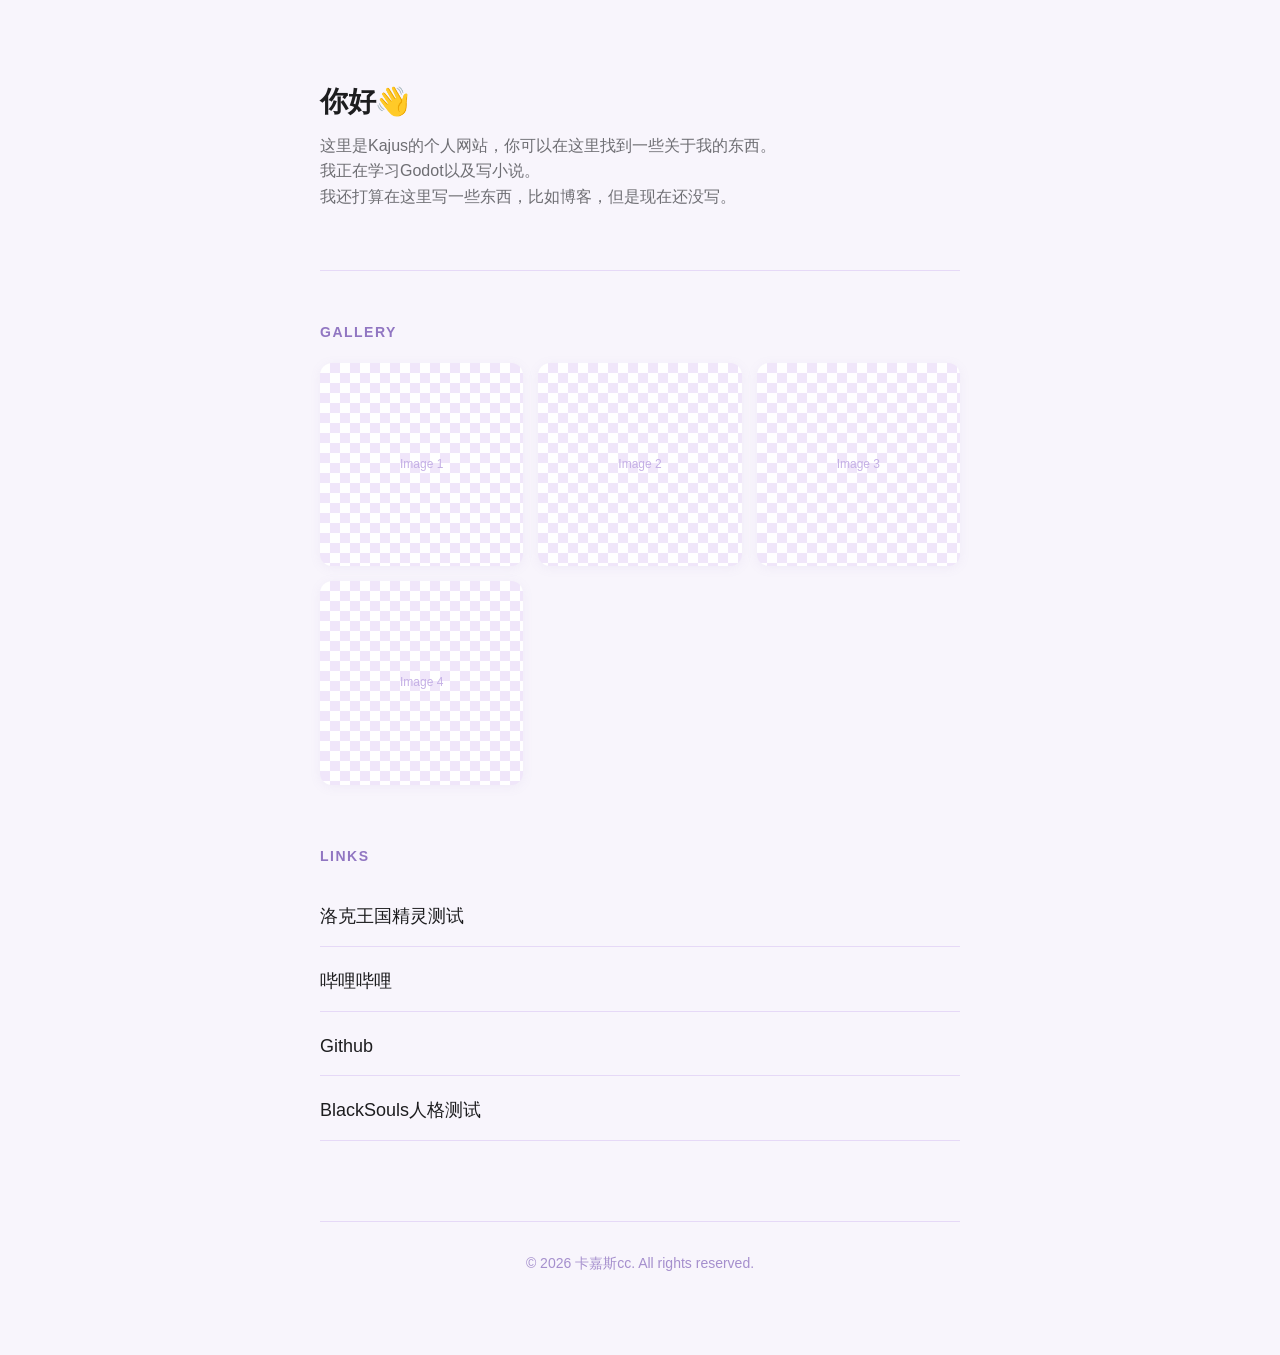
<file: index.html>
<!DOCTYPE html>
<html lang="zh-CN">
<head>
    <meta charset="UTF-8">
    <meta name="viewport" content="width=device-width, initial-scale=1.0">
    <title>卡嘉斯cc</title>
    <style>
        /* 全局重置与基础设定 */
        * {
            margin: 0;
            padding: 0;
            box-sizing: border-box;
        }

        body {
            background-color: #F8F5FC; /* 非常淡的紫色背景 */
            color: #1d1d1f; /* 苹果风格的深黑灰色字体 */
            font-family: -apple-system, BlinkMacSystemFont, "SF Pro Text", "Helvetica Neue", Arial, sans-serif;
            line-height: 1.6;
            -webkit-font-smoothing: antialiased;
        }

        /* 容器布局 */
        .container {
            max-width: 680px; /* 限制最大宽度，营造精致感 */
            margin: 0 auto;
            padding: 80px 20px;
        }

        /* 顶部个人介绍区域 */
        .header {
            margin-bottom: 60px;
            text-align: left;
        }

        h1 {
            font-size: 28px;
            font-weight: 600;
            letter-spacing: -0.5px;
            margin-bottom: 8px;
        }

        .bio {
            font-size: 16px;
            color: #6e6e73; /* 次级信息稍浅 */
            max-width: 500px;
        }

        /* 紫色分割线 */
        .divider {
            height: 1px;
            background-color: #E6D9F7; /* 淡紫色线条 */
            margin-bottom: 50px;
        }

        /* 二次元图片展示区 */
        .gallery-section h2 {
            font-size: 14px;
            font-weight: 600;
            color: #9176C2; /* 紫色标题 */
            text-transform: uppercase;
            letter-spacing: 1.5px;
            margin-bottom: 20px;
        }

        .gallery-grid {
            display: grid;
            grid-template-columns: repeat(auto-fill, minmax(150px, 1fr));
            gap: 15px;
            margin-bottom: 60px;
        }

        .gallery-item {
            background-color: #fff;
            border-radius: 12px;
            overflow: hidden;
            box-shadow: 0 2px 12px rgba(145, 118, 194, 0.08); /* 淡紫色阴影 */
            aspect-ratio: 1/1;
            /* 占位图背景，你可以换成 <img> 标签 */
            background-image: linear-gradient(45deg, #f0e6fa 25%, transparent 25%), 
                              linear-gradient(-45deg, #f0e6fa 25%, transparent 25%), 
                              linear-gradient(45deg, transparent 75%, #f0e6fa 75%), 
                              linear-gradient(-45deg, transparent 75%, #f0e6fa 75%);
            background-size: 20px 20px;
            background-position: 0 0, 0 10px, 10px -10px, -10px 0px;
            display: flex;
            align-items: center;
            justify-content: center;
            color: #c4b0e5;
            font-size: 12px;
        }

        /* 链接区域 */
        .links-section h2 {
            font-size: 14px;
            font-weight: 600;
            color: #9176C2;
            text-transform: uppercase;
            letter-spacing: 1.5px;
            margin-bottom: 20px;
        }

        .link-list {
            list-style: none;
        }

        .link-list li {
            margin-bottom: 5px;
        }

        .link-list a {
            display: block;
            color: #1d1d1f;
            text-decoration: none;
            font-size: 18px;
            font-weight: 500;
            padding: 15px 0;
            border-bottom: 1px solid #E6D9F7; /* 紫色下划线 */
            transition: opacity 0.2s ease;
        }

        .link-list a:hover {
            opacity: 0.6;
        }

        .link-list a::after {
            content: " →";
            color: #9176C2;
            opacity: 0;
            transition: opacity 0.2s ease;
        }

        .link-list a:hover::after {
            opacity: 1;
        }

        /* 版权声明样式 */
        .copyright {
            margin-top: 80px;
            padding-top: 30px;
            border-top: 1px solid #E6D9F7; /* 与分割线同色系的上边框 */
            text-align: center;
        }

        .copyright p {
            font-size: 14px;
            color: #9176C2; /* 紫色文字，与标题同色 */
            opacity: 0.8; /* 稍微降低透明度，更低调 */
        }

    </style>
</head>
<body>

    <div class="container">
        <!-- 1. 个人介绍 -->
        <header class="header">
            <h1>你好👋</h1>
            <p class="bio">这里是Kajus的个人网站，你可以在这里找到一些关于我的东西。</p>
            <p class="bio">我正在学习Godot以及写小说。</p>                       
            <p class="bio">我还打算在这里写一些东西，比如博客，但是现在还没写。</p>           
        </header>

        <div class="divider"></div>

        <!-- 2. 二次元图片展示 -->
        <section class="gallery-section">
            <h2>Gallery</h2>
            <div class="gallery-grid">
                <!-- 你可以把 div 换成 <img src="..." alt=""> -->
                <div class="gallery-item">Image 1</div>
                <div class="gallery-item">Image 2</div>
                <div class="gallery-item">Image 3</div>
                <div class="gallery-item">Image 4</div>
            </div>
        </section>

        <!-- 3. 超链接 -->
        <section class="links-section">
            <h2>Links</h2>
            <ul class="link-list">
                <li><a href="rocombti/">洛克王国精灵测试</a></li>
                <li><a href="https://space.bilibili.com/5261713?spm_id_from=333.1387.0.0">哔哩哔哩</a></li>
                <li><a href="https://github.com/KAJVS">Github</a></li>
                <li><a href="bsmbti/">BlackSouls人格测试</a></li>
            </ul>
        </section>

        <!-- 版权声明区域 -->
        <footer class="copyright">
            <p>&copy; 2026 卡嘉斯cc. All rights reserved.</p>
        </footer>

    </div>

</body>
</html>
</file>
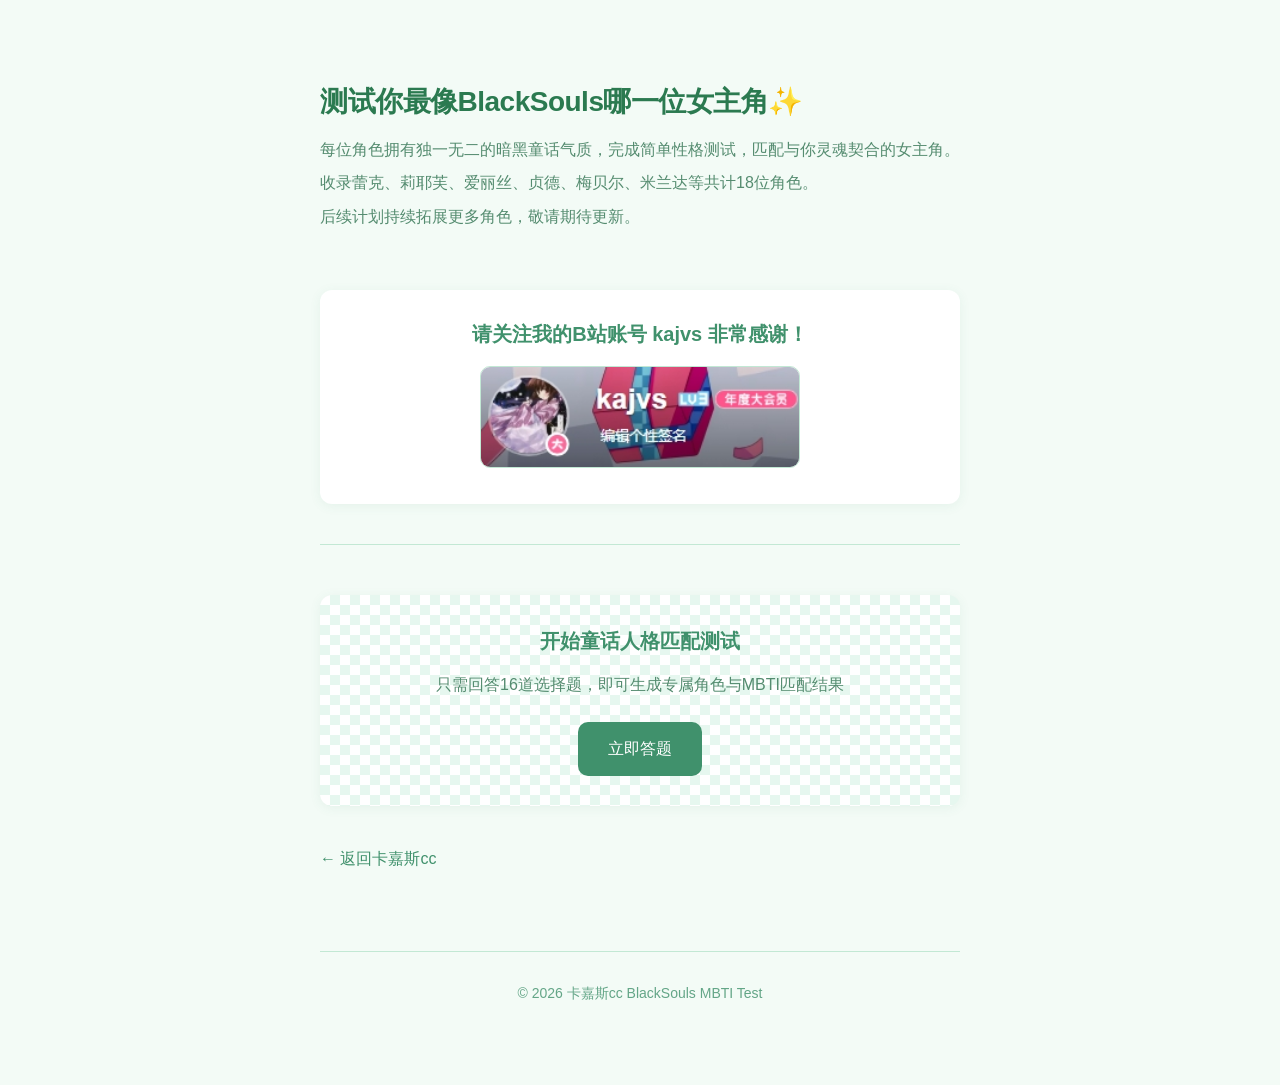
<file: bsmbti/index.html>
<!DOCTYPE html>
<html lang="zh-CN">
<head>
    <meta charset="UTF-8">
    <meta name="viewport" content="width=device-width, initial-scale=1.0">
    <title>测试你最像BlackSouls哪一位女主角</title>
    <!-- 引入外部绿色CSS -->
    <link rel="stylesheet" href="CSS/style.css">
    <style>
        /* 首页B站关注区块专属样式 绿色主题改写 */
        .bili-box {
            margin: 40px 0;
            padding: 28px;
            background: #fff;
            border-radius: 12px;
            box-shadow: 0 2px 12px rgba(64, 145, 108, 0.08);
            text-align: center;
        }
        .bili-box a {
            text-decoration: none;
            display: block;
        }
        .bili-title {
            font-size: 20px;
            font-weight: 700;
            color: #40916c;
            margin-bottom: 16px;
        }
        .bili-img {
            max-width: 320px;
            width: 100%;
            border-radius: 10px;
            border: 1px solid #c2e8d4;
        }
        /* 去除返回链接下划线 */
        .back-home-link {
            text-decoration: none;
        }
        .back-home-link:hover {
            opacity: 0.7;
        }
    </style>
</head>
<body>
    <div class="container">
        <!-- 页面头部标题 -->
        <header class="page-header">
            <h1>测试你最像BlackSouls哪一位女主角✨</h1>
            <p class="desc-text">每位角色拥有独一无二的暗黑童话气质，完成简单性格测试，匹配与你灵魂契合的女主角。</p>
            <p class="desc-text">收录蕾克、莉耶芙、爱丽丝、贞德、梅贝尔、米兰达等共计18位角色。</p>
            <p class="desc-text">后续计划持续拓展更多角色，敬请期待更新。</p>
        </header>

        <!-- 新增B站关注分栏 -->
        <div class="bili-box">
            <a href="https://space.bilibili.com/5261713?spm_id_from=333.1387.0.0" target="_blank">
                <div class="bili-title">请关注我的B站账号 kajvs 非常感谢！</div>
                <img class="bili-img" src="images/zhuye.jpg" alt="B站账号截图">
            </a>
        </div>

        <div class="divider"></div>

        <!-- 绿白格子装饰卡片（仅首页使用） -->
        <div class="decor-box">
            <h2>开始童话人格匹配测试</h2>
            <p>只需回答16道选择题，即可生成专属角色与MBTI匹配结果</p>
            <a href="html/test.html" class="btn btn-main">立即答题</a>
        </div>

        <!-- 返回主站链接 绿色文字 -->
        <section style="margin-top:20px;">
            <a href="../" class="back-home-link" style="color:#40916c;">← 返回卡嘉斯cc</a>
        </section>

        <!-- 底部版权 -->
        <footer class="copyright">
            <p>&copy; 2026 卡嘉斯cc BlackSouls MBTI Test</p>
        </footer>
    </div>
</body>
</html>
</file>
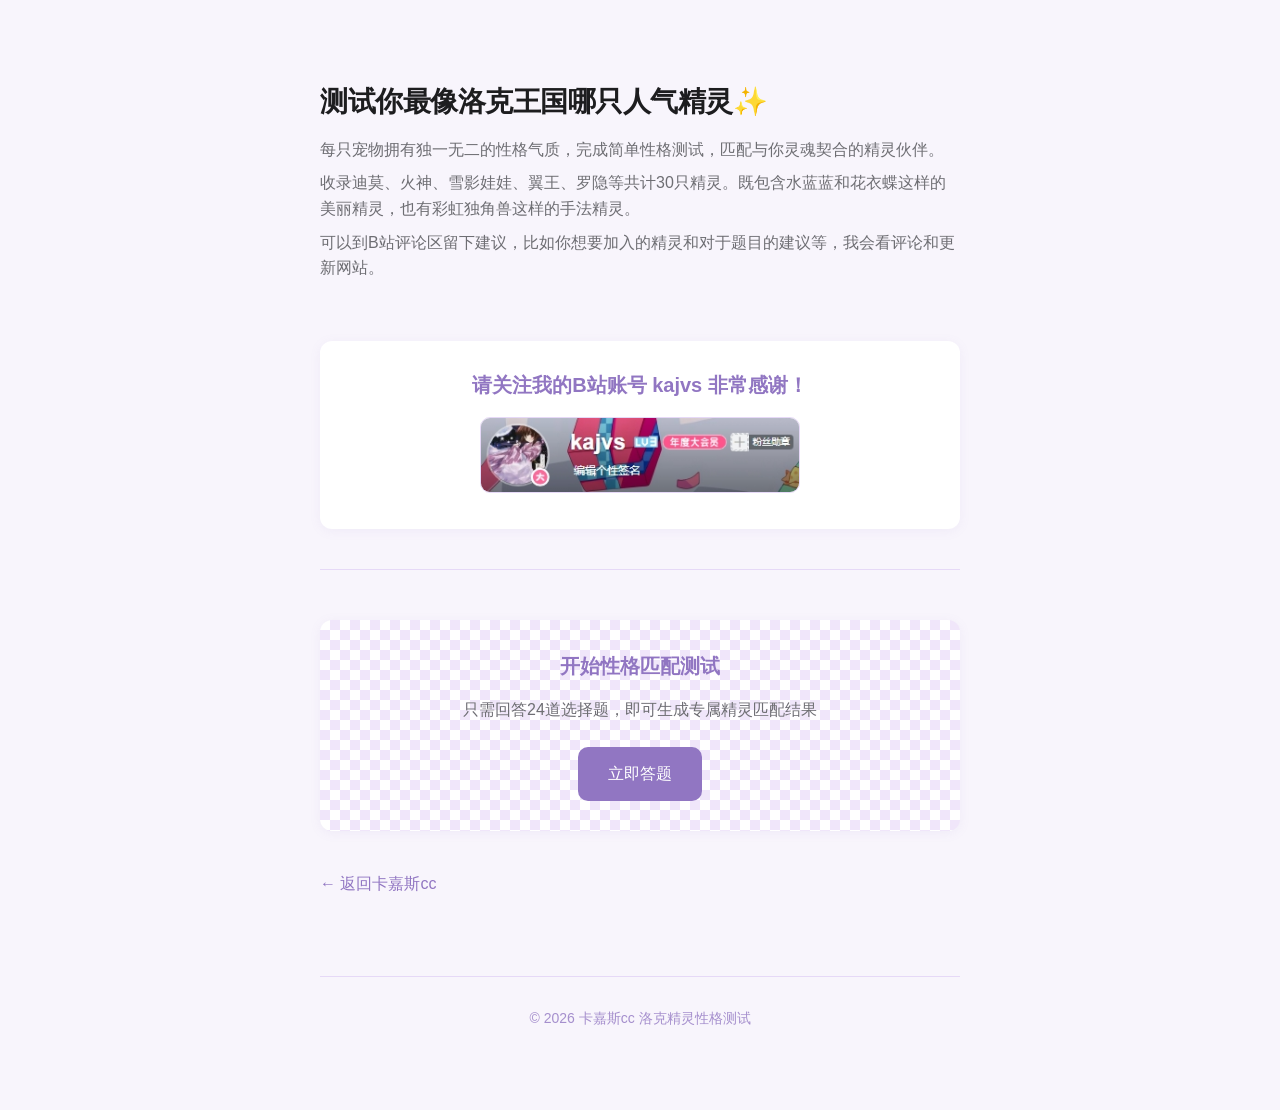
<file: rocombti/index.html>
<!DOCTYPE html>
<html lang="zh-CN">
<head>
    <meta charset="UTF-8">
    <meta name="viewport" content="width=device-width, initial-scale=1.0">
    <title>洛克精灵性格测试</title>
    <!-- 引入外部CSS -->
    <link rel="stylesheet" href="CSS/style.css">
    <style>
        /* 首页B站关注区块专属样式 */
        .bili-box {
            margin: 40px 0;
            padding: 28px;
            background: #fff;
            border-radius: 12px;
            box-shadow: 0 2px 12px rgba(145, 118, 194, 0.08);
            text-align: center;
        }
        .bili-box a {
            text-decoration: none;
            display: block;
        }
        .bili-title {
            font-size: 20px;
            font-weight: 700;
            color: #9176C2;
            margin-bottom: 16px;
        }
        .bili-img {
            max-width: 320px;
            width: 100%;
            border-radius: 10px;
            border: 1px solid #E6D9F7;
        }
        /* 去除返回链接下划线 */
        .back-home-link {
            text-decoration: none;
        }
        .back-home-link:hover {
            opacity: 0.7;
        }
    </style>
</head>
<body>
    <div class="container">
        <!-- 页面头部标题 -->
        <header class="page-header">
            <h1>测试你最像洛克王国哪只人气精灵✨</h1>
            <p class="desc-text">每只宠物拥有独一无二的性格气质，完成简单性格测试，匹配与你灵魂契合的精灵伙伴。</p>
            <p class="desc-text">收录迪莫、火神、雪影娃娃、翼王、罗隐等共计30只精灵。既包含水蓝蓝和花衣蝶这样的美丽精灵，也有彩虹独角兽这样的手法精灵。</p>
            <p class="desc-text">可以到B站评论区留下建议，比如你想要加入的精灵和对于题目的建议等，我会看评论和更新网站。</p>
        </header>

        <!-- 新增B站关注分栏 -->
        <div class="bili-box">
            <a href="https://space.bilibili.com/5261713?spm_id_from=333.1387.0.0" target="_blank">
                <div class="bili-title">请关注我的B站账号 kajvs 非常感谢！</div>
                <img class="bili-img" src="images/zhuye3.jpg" alt="B站账号截图">
            </a>
        </div>

        <div class="divider"></div>

        <!-- 紫白格子装饰卡片（仅首页使用） -->
        <div class="decor-box">
            <h2>开始性格匹配测试</h2>
            <p>只需回答24道选择题，即可生成专属精灵匹配结果</p>
            <a href="html/test.html" class="btn">立即答题</a>
        </div>

        <!-- 返回主站链接 -->
        <section>
            <a href="../" class="back-home-link" style="color:#9176C2;">← 返回卡嘉斯cc</a>
        </section>

        <!-- 底部版权 -->
        <footer class="copyright">
            <p>&copy; 2026 卡嘉斯cc 洛克精灵性格测试</p>
        </footer>
    </div>
</body>
</html>
</file>
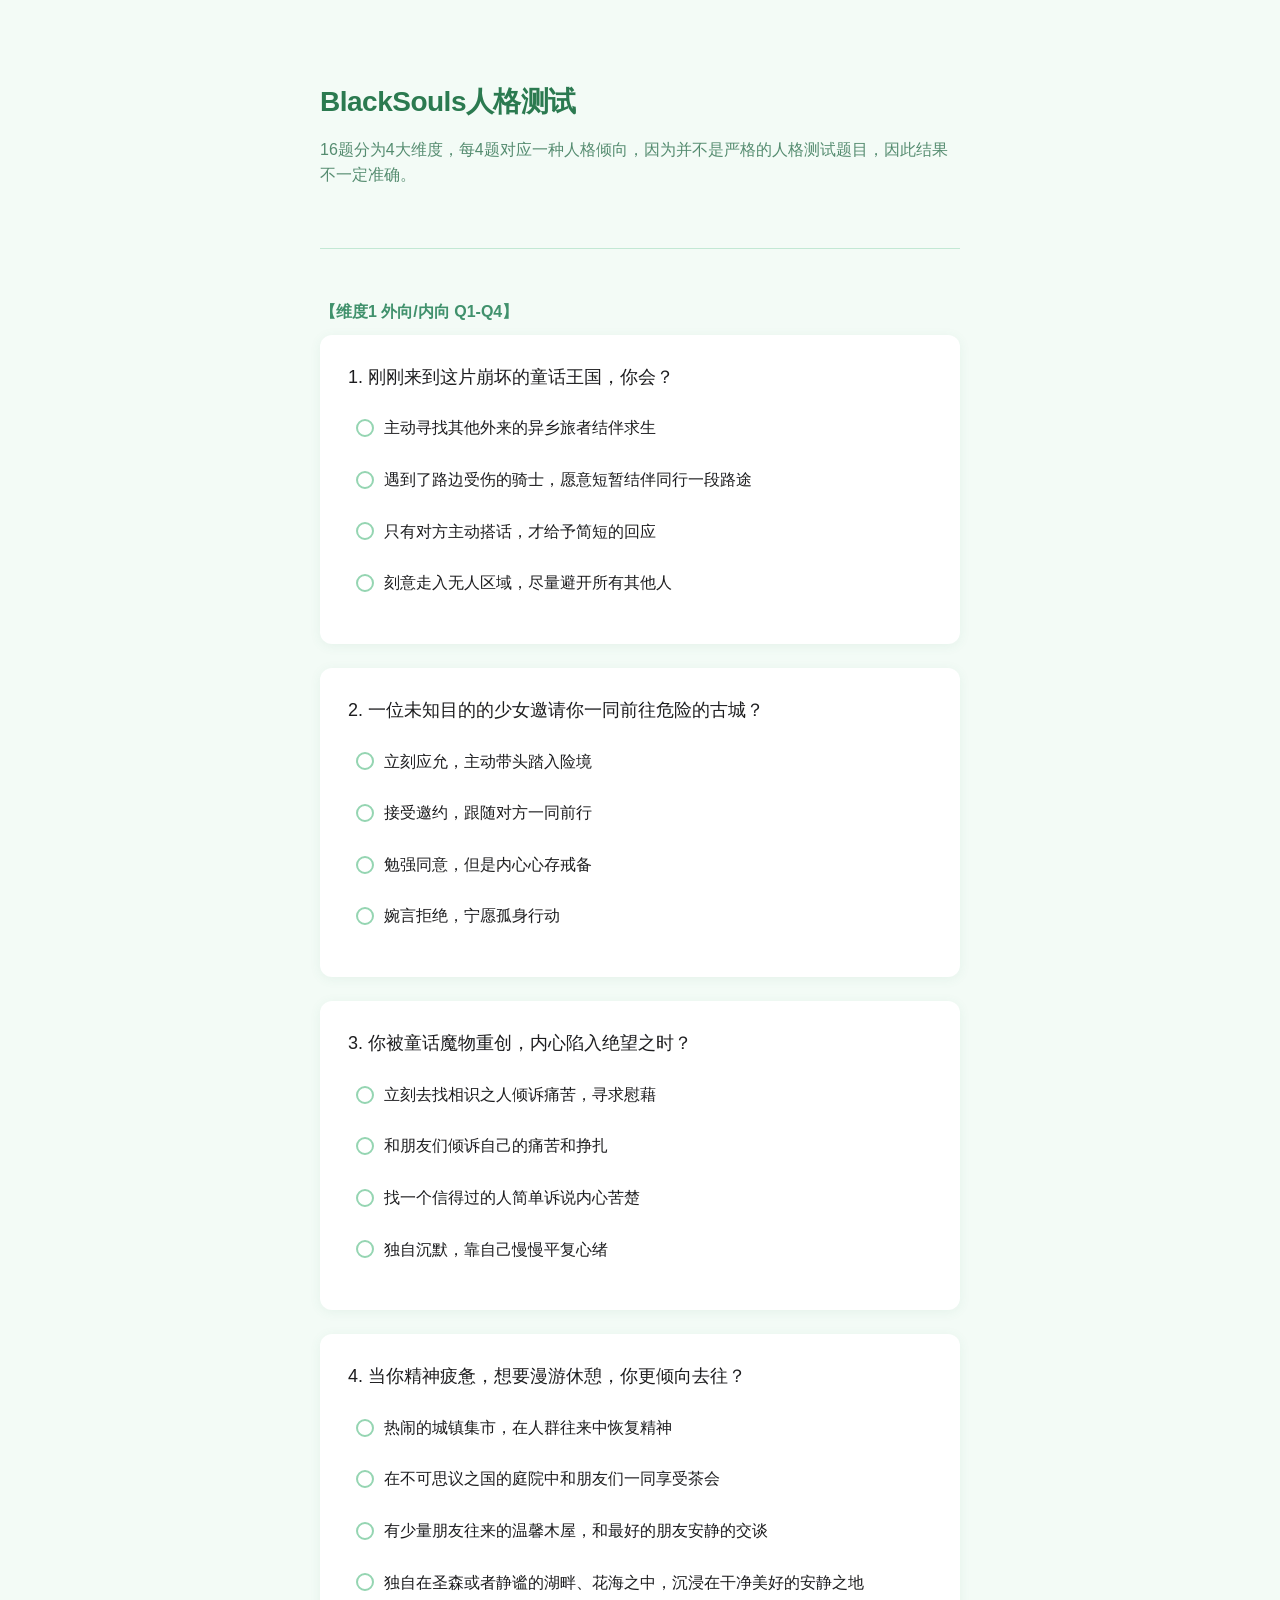
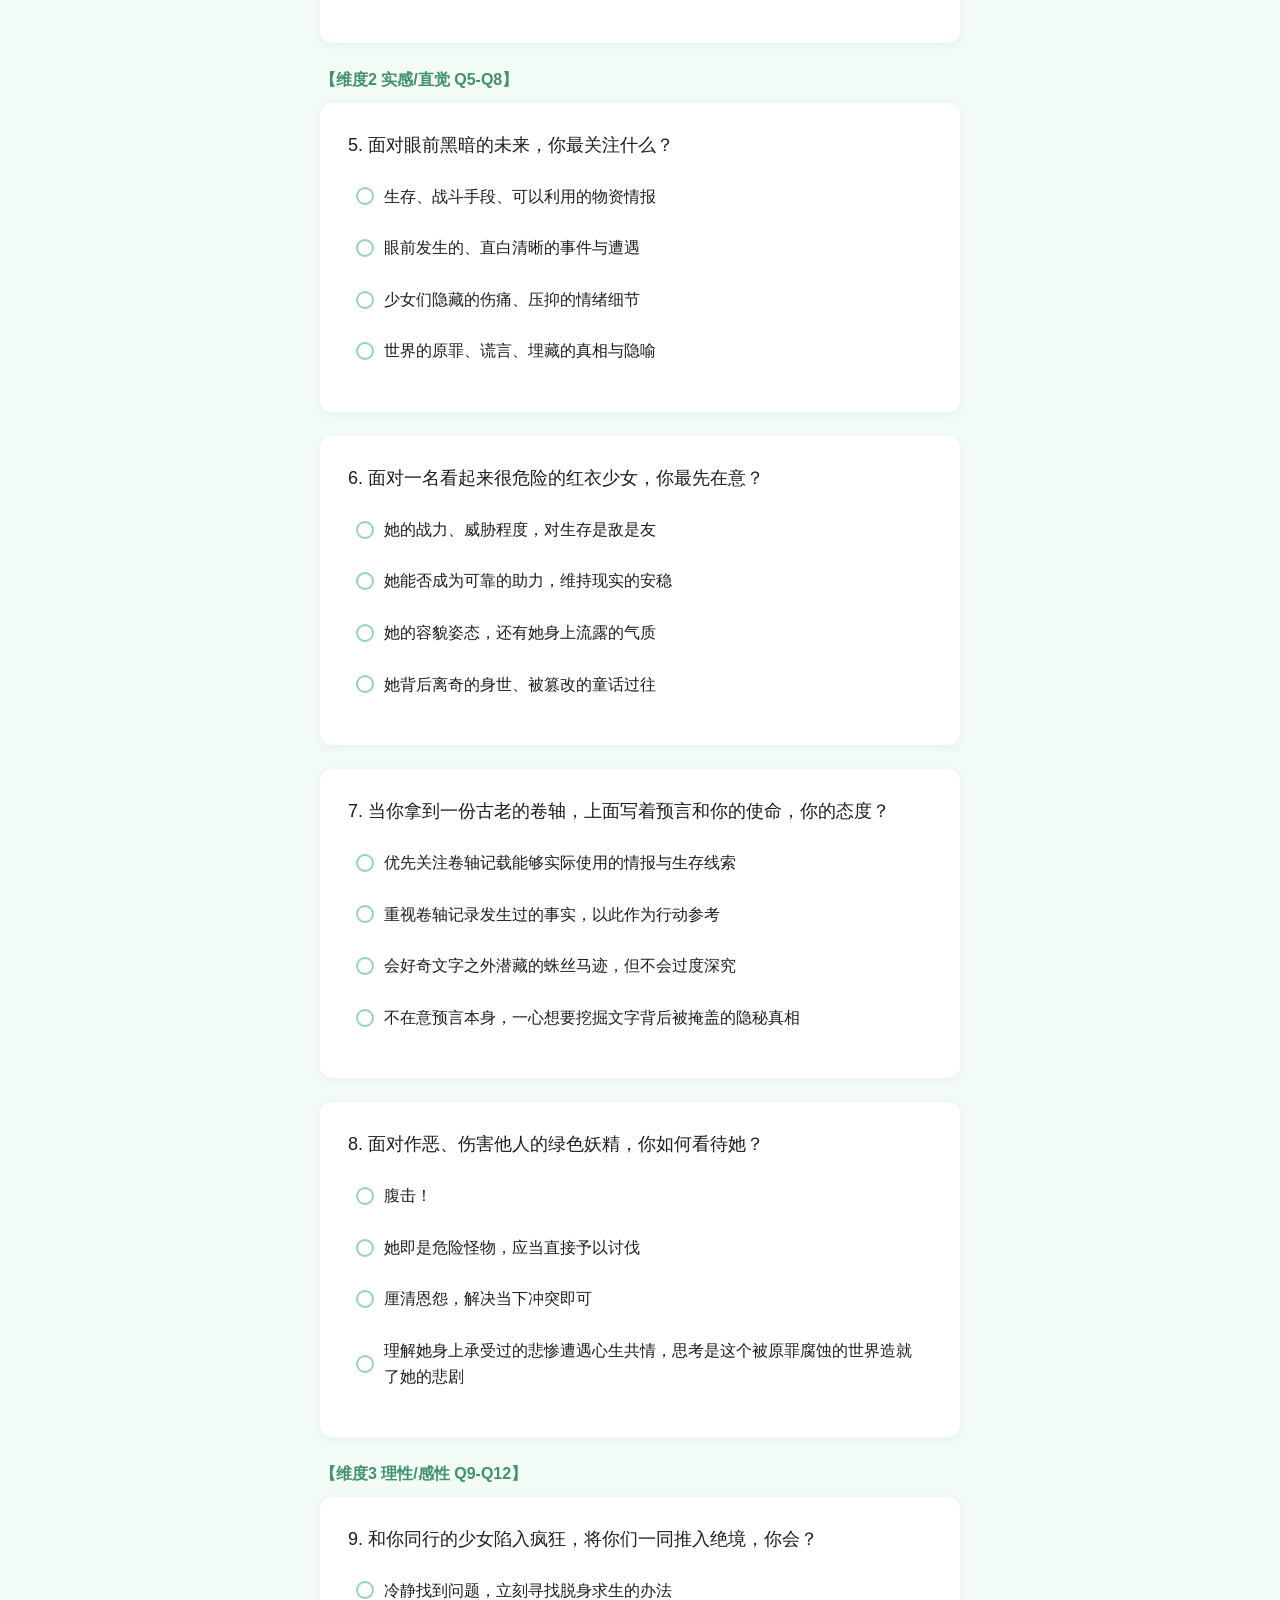
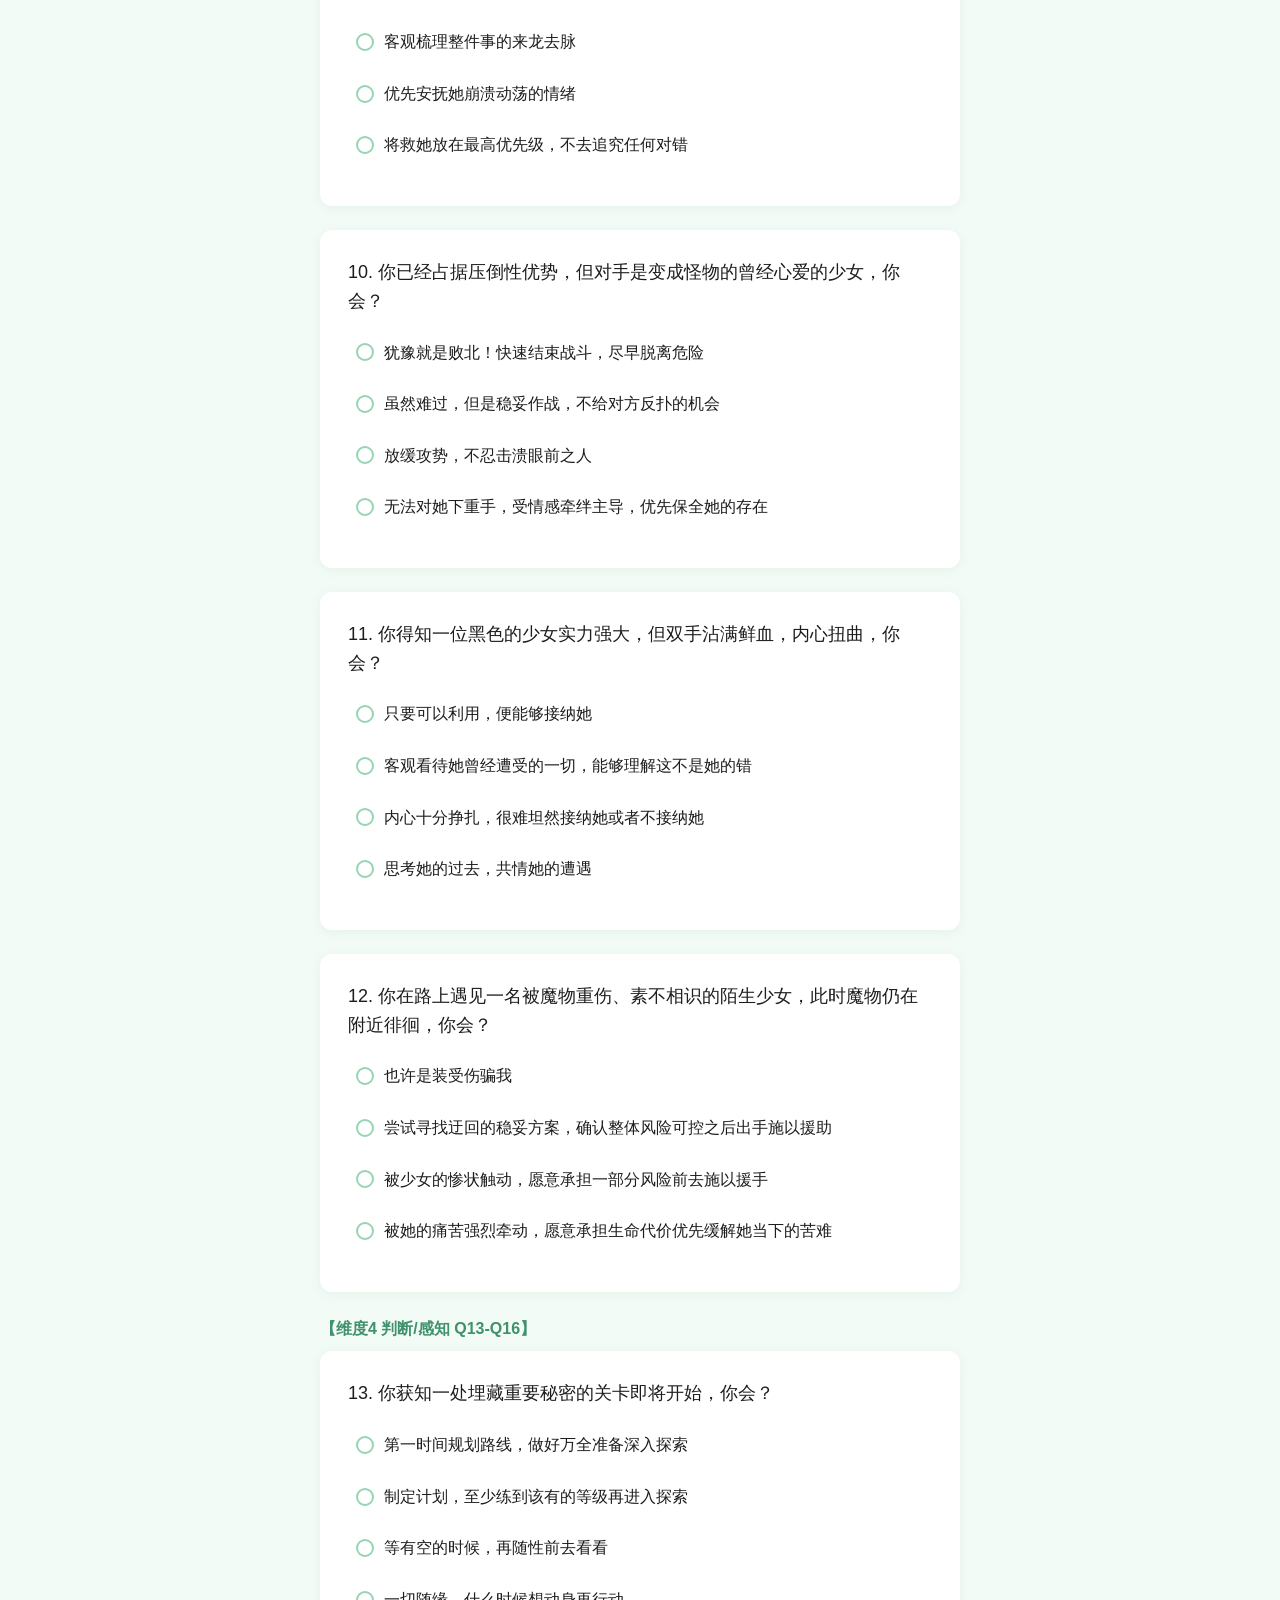
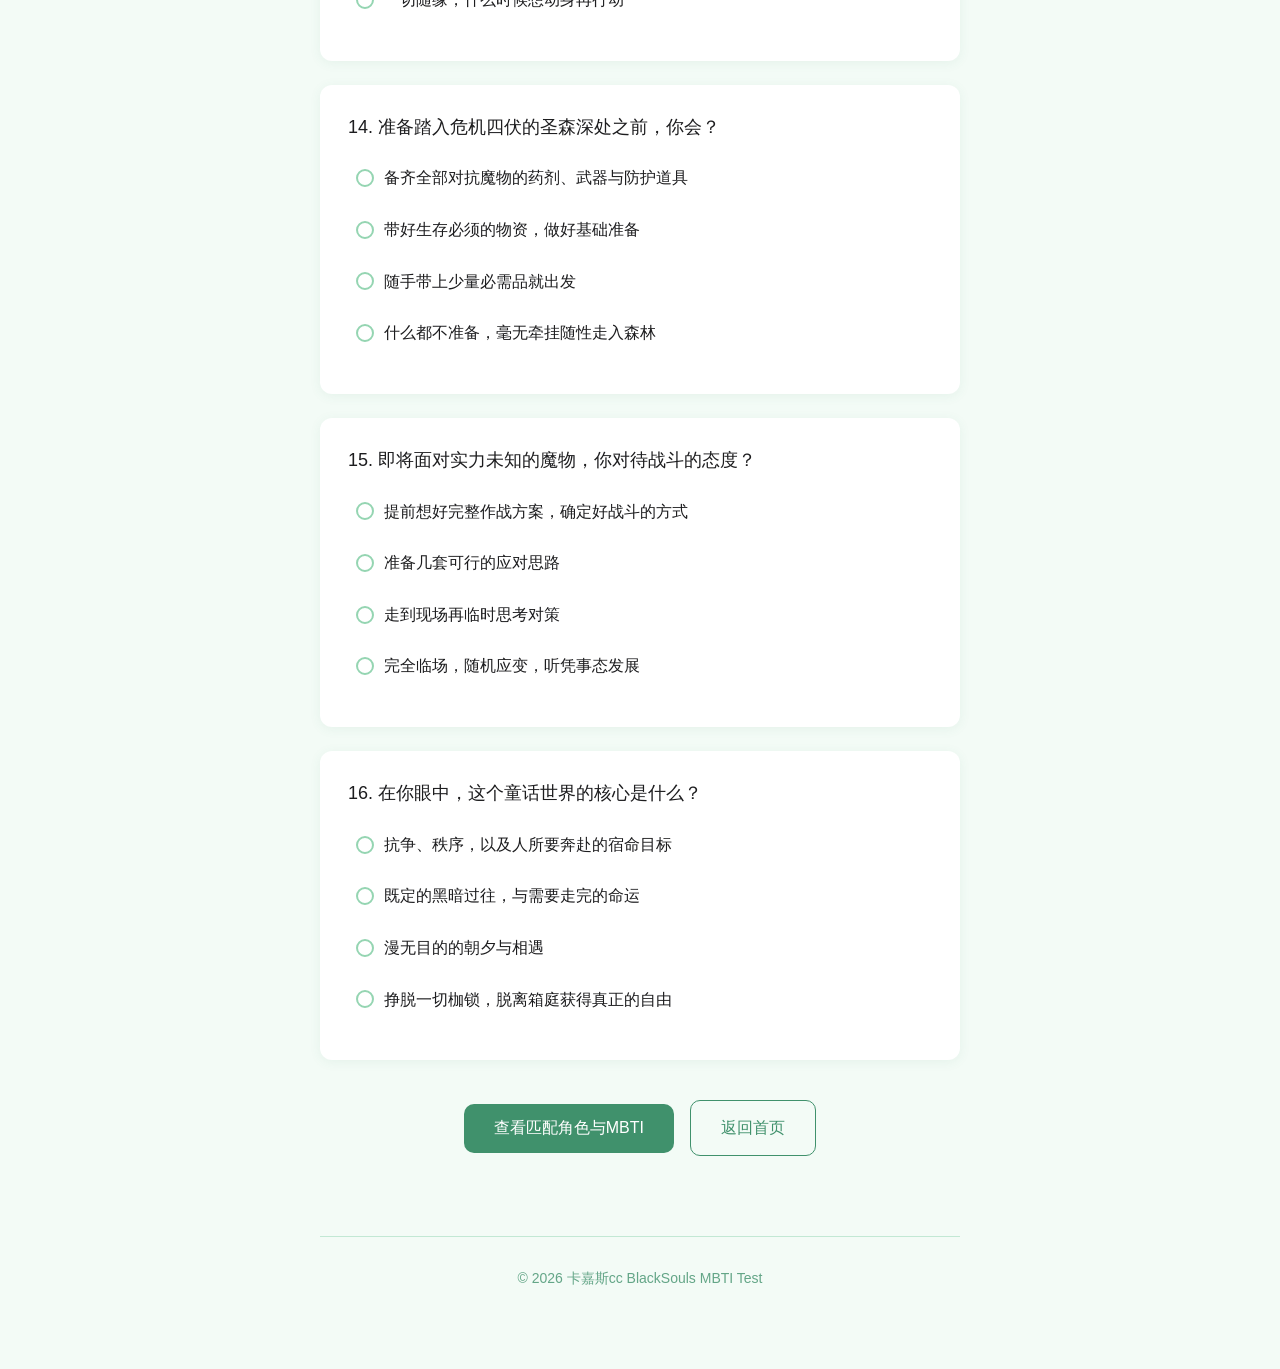
<file: bsmbti/html/test.html>
<html lang="zh-CN">
<head>
<meta charset="UTF-8">
<meta name="viewport" content="width=device-width, initial-scale=1.0">
<title>Black Souls暗黑童话人格答题测试</title>
<link rel="stylesheet" href="../CSS/style.css">
</head>
<body>
<div class="container">
<header class="page-header">
<h1>BlackSouls人格测试</h1>
<p class="desc-text">16题分为4大维度，每4题对应一种人格倾向，因为并不是严格的人格测试题目，因此结果不一定准确。</p>
</header>
<div class="divider"></div>
<form id="testForm">
<!-- ========== 维度1 Q1~4 E外向 / I内向 ========== -->
<div style="margin:10px 0;color:#40916c;font-weight:bold;">【维度1 外向/内向 Q1‑Q4】</div>
<div class="question-card">
<div class="question-title">1. 刚刚来到这片崩坏的童话王国，你会？</div>
<label class="option-item"><input type="radio" name="q1" value="1">主动寻找其他外来的异乡旅者结伴求生</label>
<label class="option-item"><input type="radio" name="q1" value="2">遇到了路边受伤的骑士，愿意短暂结伴同行一段路途</label>
<label class="option-item"><input type="radio" name="q1" value="3">只有对方主动搭话，才给予简短的回应</label>
<label class="option-item"><input type="radio" name="q1" value="4">刻意走入无人区域，尽量避开所有其他人</label>
</div>
<div class="question-card">
<div class="question-title">2. 一位未知目的的少女邀请你一同前往危险的古城？</div>
<label class="option-item"><input type="radio" name="q2" value="1">立刻应允，主动带头踏入险境</label>
<label class="option-item"><input type="radio" name="q2" value="2">接受邀约，跟随对方一同前行</label>
<label class="option-item"><input type="radio" name="q2" value="3">勉强同意，但是内心心存戒备</label>
<label class="option-item"><input type="radio" name="q2" value="4">婉言拒绝，宁愿孤身行动</label>
</div>
<div class="question-card">
<div class="question-title">3. 你被童话魔物重创，内心陷入绝望之时？</div>
<label class="option-item"><input type="radio" name="q3" value="1">立刻去找相识之人倾诉痛苦，寻求慰藉</label>
<label class="option-item"><input type="radio" name="q3" value="2">和朋友们倾诉自己的痛苦和挣扎</label>
<label class="option-item"><input type="radio" name="q3" value="3">找一个信得过的人简单诉说内心苦楚</label>
<label class="option-item"><input type="radio" name="q3" value="4">独自沉默，靠自己慢慢平复心绪</label>
</div>
<div class="question-card">
<div class="question-title">4. 当你精神疲惫，想要漫游休憩，你更倾向去往？</div>
<label class="option-item"><input type="radio" name="q4" value="1">热闹的城镇集市，在人群往来中恢复精神</label>
<label class="option-item"><input type="radio" name="q4" value="2">在不可思议之国的庭院中和朋友们一同享受茶会</label>
<label class="option-item"><input type="radio" name="q4" value="3">有少量朋友往来的温馨木屋，和最好的朋友安静的交谈</label>
<label class="option-item"><input type="radio" name="q4" value="4">独自在圣森或者静谧的湖畔、花海之中，沉浸在干净美好的安静之地</label>
</div>

<div style="margin:10px 0;color:#40916c;font-weight:bold;">【维度2 实感/直觉 Q5‑Q8】</div>
<div class="question-card">
<div class="question-title">5. 面对眼前黑暗的未来，你最关注什么？</div>
<label class="option-item"><input type="radio" name="q5" value="1">生存、战斗手段、可以利用的物资情报</label>
<label class="option-item"><input type="radio" name="q5" value="2">眼前发生的、直白清晰的事件与遭遇</label>
<label class="option-item"><input type="radio" name="q5" value="3">少女们隐藏的伤痛、压抑的情绪细节</label>
<label class="option-item"><input type="radio" name="q5" value="4">世界的原罪、谎言、埋藏的真相与隐喻</label>
</div>
<div class="question-card">
<div class="question-title">6. 面对一名看起来很危险的红衣少女，你最先在意？</div>
<label class="option-item"><input type="radio" name="q6" value="1">她的战力、威胁程度，对生存是敌是友</label>
<label class="option-item"><input type="radio" name="q6" value="2">她能否成为可靠的助力，维持现实的安稳</label>
<label class="option-item"><input type="radio" name="q6" value="3">她的容貌姿态，还有她身上流露的气质</label>
<label class="option-item"><input type="radio" name="q6" value="4">她背后离奇的身世、被篡改的童话过往</label>
</div>
<div class="question-card">
<div class="question-title">7. 当你拿到一份古老的卷轴，上面写着预言和你的使命，你的态度？</div>
<label class="option-item"><input type="radio" name="q7" value="1">优先关注卷轴记载能够实际使用的情报与生存线索</label>
<label class="option-item"><input type="radio" name="q7" value="2">重视卷轴记录发生过的事实，以此作为行动参考</label>
<label class="option-item"><input type="radio" name="q7" value="3">会好奇文字之外潜藏的蛛丝马迹，但不会过度深究</label>
<label class="option-item"><input type="radio" name="q7" value="4">不在意预言本身，一心想要挖掘文字背后被掩盖的隐秘真相</label>
</div>
<div class="question-card">
<div class="question-title">8. 面对作恶、伤害他人的绿色妖精，你如何看待她？</div>
<label class="option-item"><input type="radio" name="q8" value="1">腹击！</label>
<label class="option-item"><input type="radio" name="q8" value="2">她即是危险怪物，应当直接予以讨伐</label>
<label class="option-item"><input type="radio" name="q8" value="3">厘清恩怨，解决当下冲突即可</label>
<label class="option-item"><input type="radio" name="q8" value="4">理解她身上承受过的悲惨遭遇心生共情，思考是这个被原罪腐蚀的世界造就了她的悲剧</label>
</div>

<div style="margin:10px 0;color:#40916c;font-weight:bold;">【维度3 理性/感性 Q9‑Q12】</div>
<div class="question-card">
<div class="question-title">9. 和你同行的少女陷入疯狂，将你们一同推入绝境，你会？</div>
<label class="option-item"><input type="radio" name="q9" value="1">冷静找到问题，立刻寻找脱身求生的办法</label>
<label class="option-item"><input type="radio" name="q9" value="2">客观梳理整件事的来龙去脉</label>
<label class="option-item"><input type="radio" name="q9" value="3">优先安抚她崩溃动荡的情绪</label>
<label class="option-item"><input type="radio" name="q9" value="4">将救她放在最高优先级，不去追究任何对错</label>
</div>
<div class="question-card">
<div class="question-title">10. 你已经占据压倒性优势，但对手是变成怪物的曾经心爱的少女，你会？</div>
<label class="option-item"><input type="radio" name="q10" value="1">犹豫就是败北！快速结束战斗，尽早脱离危险</label>
<label class="option-item"><input type="radio" name="q10" value="2">虽然难过，但是稳妥作战，不给对方反扑的机会</label>
<label class="option-item"><input type="radio" name="q10" value="3">放缓攻势，不忍击溃眼前之人</label>
<label class="option-item"><input type="radio" name="q10" value="4">无法对她下重手，受情感牵绊主导，优先保全她的存在</label>
</div>
<div class="question-card">
<div class="question-title">11. 你得知一位黑色的少女实力强大，但双手沾满鲜血，内心扭曲，你会？</div>
<label class="option-item"><input type="radio" name="q11" value="1">只要可以利用，便能够接纳她</label>
<label class="option-item"><input type="radio" name="q11" value="2">客观看待她曾经遭受的一切，能够理解这不是她的错</label>
<label class="option-item"><input type="radio" name="q11" value="3">内心十分挣扎，很难坦然接纳她或者不接纳她</label>
<label class="option-item"><input type="radio" name="q11" value="4">思考她的过去，共情她的遭遇</label>
</div>
<div class="question-card">
<div class="question-title">12. 你在路上遇见一名被魔物重伤、素不相识的陌生少女，此时魔物仍在附近徘徊，你会？</div>
<label class="option-item"><input type="radio" name="q12" value="1">也许是装受伤骗我</label>
<label class="option-item"><input type="radio" name="q12" value="2">尝试寻找迂回的稳妥方案，确认整体风险可控之后出手施以援助</label>
<label class="option-item"><input type="radio" name="q12" value="3">被少女的惨状触动，愿意承担一部分风险前去施以援手</label>
<label class="option-item"><input type="radio" name="q12" value="4">被她的痛苦强烈牵动，愿意承担生命代价优先缓解她当下的苦难</label>
</div>

<div style="margin:10px 0;color:#40916c;font-weight:bold;">【维度4 判断/感知 Q13‑Q16】</div>
<div class="question-card">
<div class="question-title">13. 你获知一处埋藏重要秘密的关卡即将开始，你会？</div>
<label class="option-item"><input type="radio" name="q13" value="1">第一时间规划路线，做好万全准备深入探索</label>
<label class="option-item"><input type="radio" name="q13" value="2">制定计划，至少练到该有的等级再进入探索</label>
<label class="option-item"><input type="radio" name="q13" value="3">等有空的时候，再随性前去看看</label>
<label class="option-item"><input type="radio" name="q13" value="4">一切随缘，什么时候想动身再行动</label>
</div>
<div class="question-card">
<div class="question-title">14. 准备踏入危机四伏的圣森深处之前，你会？</div>
<label class="option-item"><input type="radio" name="q14" value="1">备齐全部对抗魔物的药剂、武器与防护道具</label>
<label class="option-item"><input type="radio" name="q14" value="2">带好生存必须的物资，做好基础准备</label>
<label class="option-item"><input type="radio" name="q14" value="3">随手带上少量必需品就出发</label>
<label class="option-item"><input type="radio" name="q14" value="4">什么都不准备，毫无牵挂随性走入森林</label>
</div>
<div class="question-card">
<div class="question-title">15. 即将面对实力未知的魔物，你对待战斗的态度？</div>
<label class="option-item"><input type="radio" name="q15" value="1">提前想好完整作战方案，确定好战斗的方式</label>
<label class="option-item"><input type="radio" name="q15" value="2">准备几套可行的应对思路</label>
<label class="option-item"><input type="radio" name="q15" value="3">走到现场再临时思考对策</label>
<label class="option-item"><input type="radio" name="q15" value="4">完全临场，随机应变，听凭事态发展</label>
</div>
<div class="question-card">
<div class="question-title">16. 在你眼中，这个童话世界的核心是什么？</div>
<label class="option-item"><input type="radio" name="q16" value="1">抗争、秩序，以及人所要奔赴的宿命目标</label>
<label class="option-item"><input type="radio" name="q16" value="2">既定的黑暗过往，与需要走完的命运</label>
<label class="option-item"><input type="radio" name="q16" value="3">漫无目的的朝夕与相遇</label>
<label class="option-item"><input type="radio" name="q16" value="4">挣脱一切枷锁，脱离箱庭获得真正的自由</label>
</div>

<div class="btn-wrap">
<input type="submit" value="查看匹配角色与MBTI" class="btn">
<a href="../index.html" class="btn btn-light">返回首页</a>
</div>
</form>
<footer class="copyright">
<p>&copy; 2026 卡嘉斯cc BlackSouls MBTI Test</p>

</footer>
</div>
<script src="../js/sprite.js"></script>
<script>
document.getElementById("testForm").addEventListener("submit", function(e){
e.preventDefault();
submitTest();
})
</script>
</body>
</html>
</file>
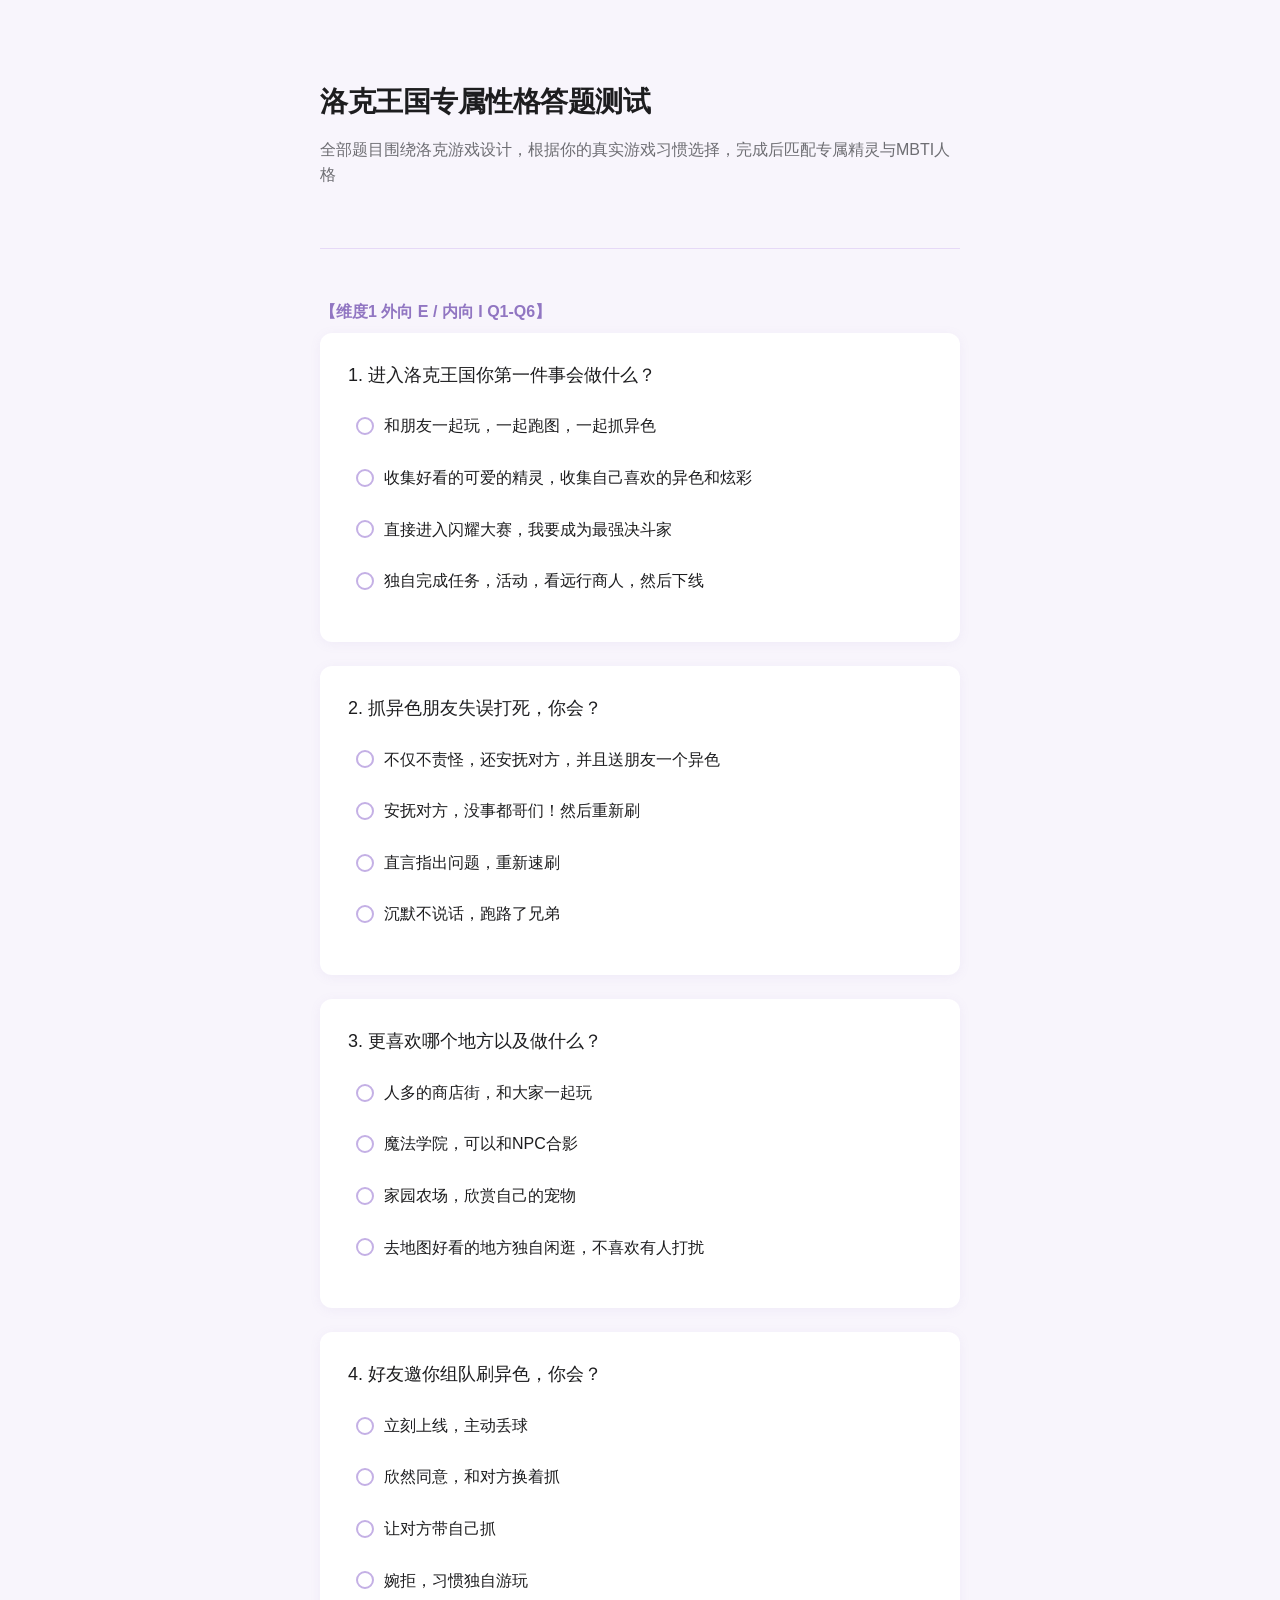
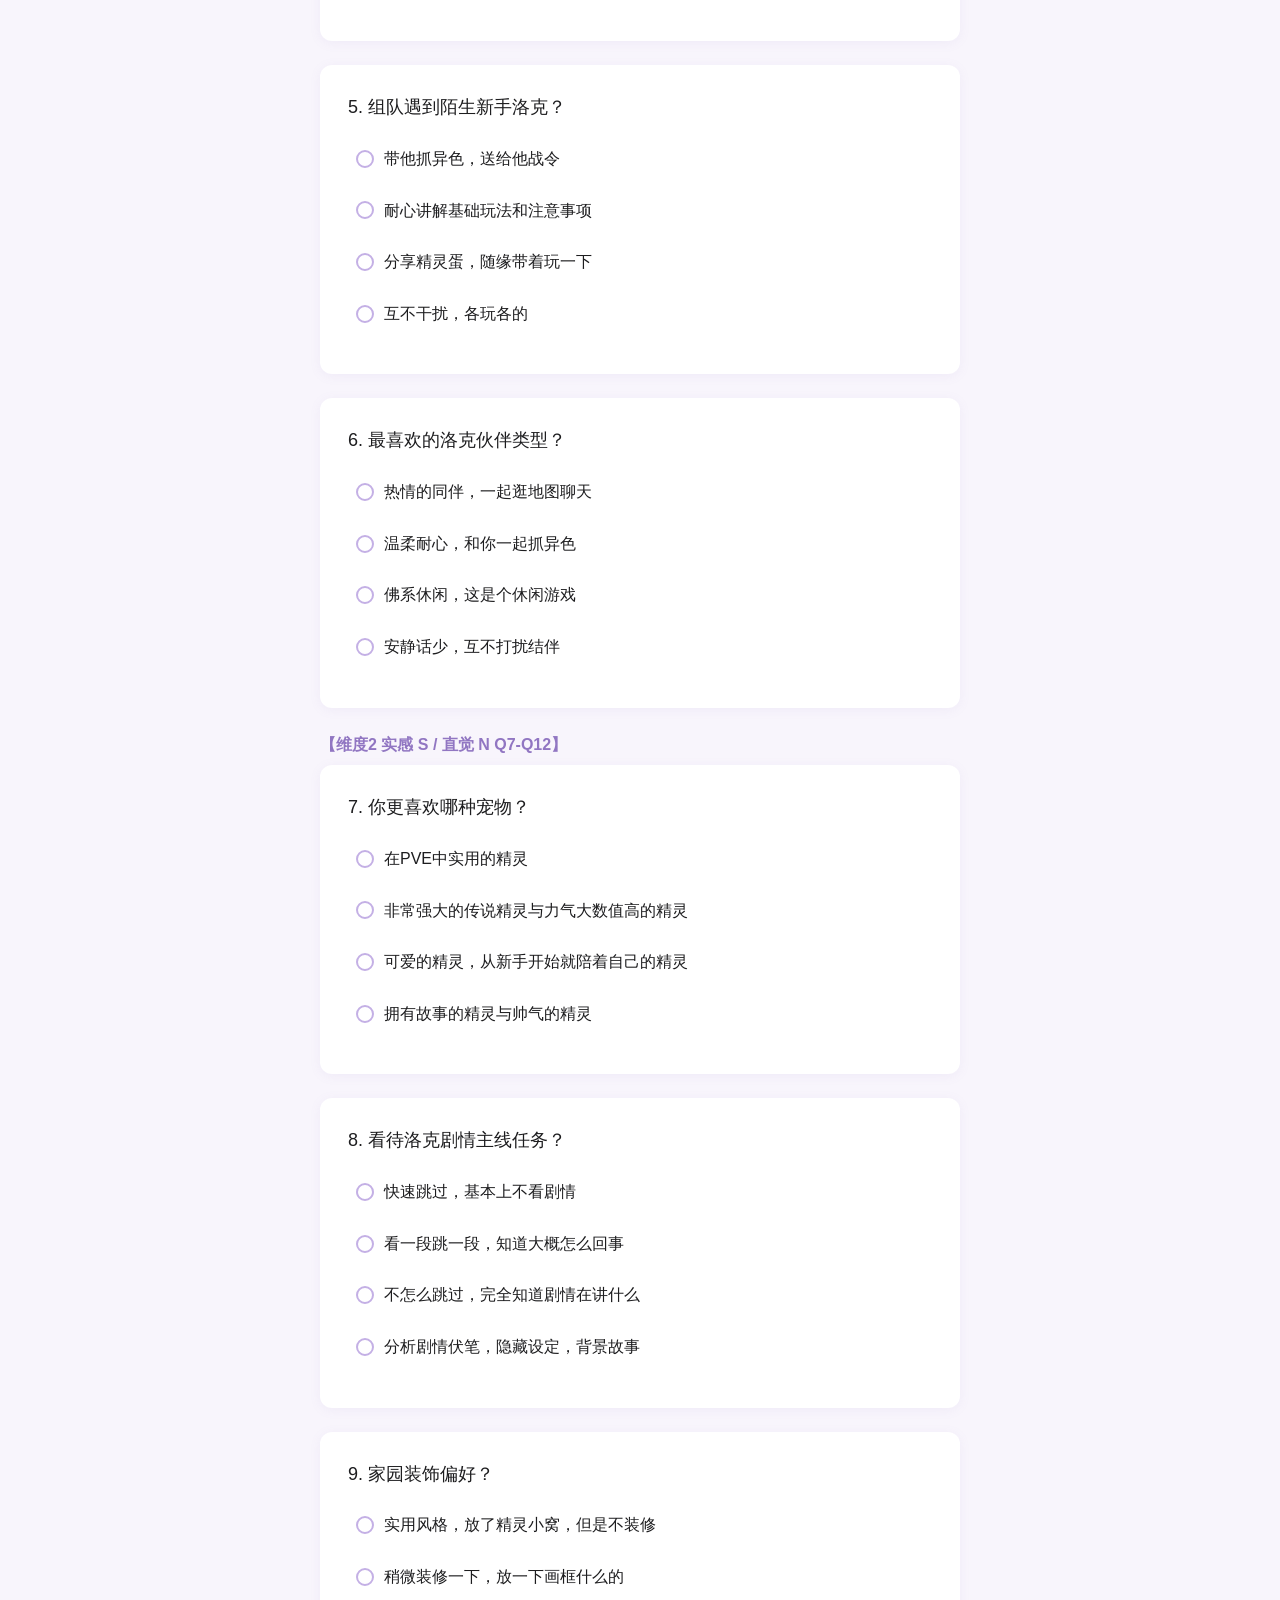
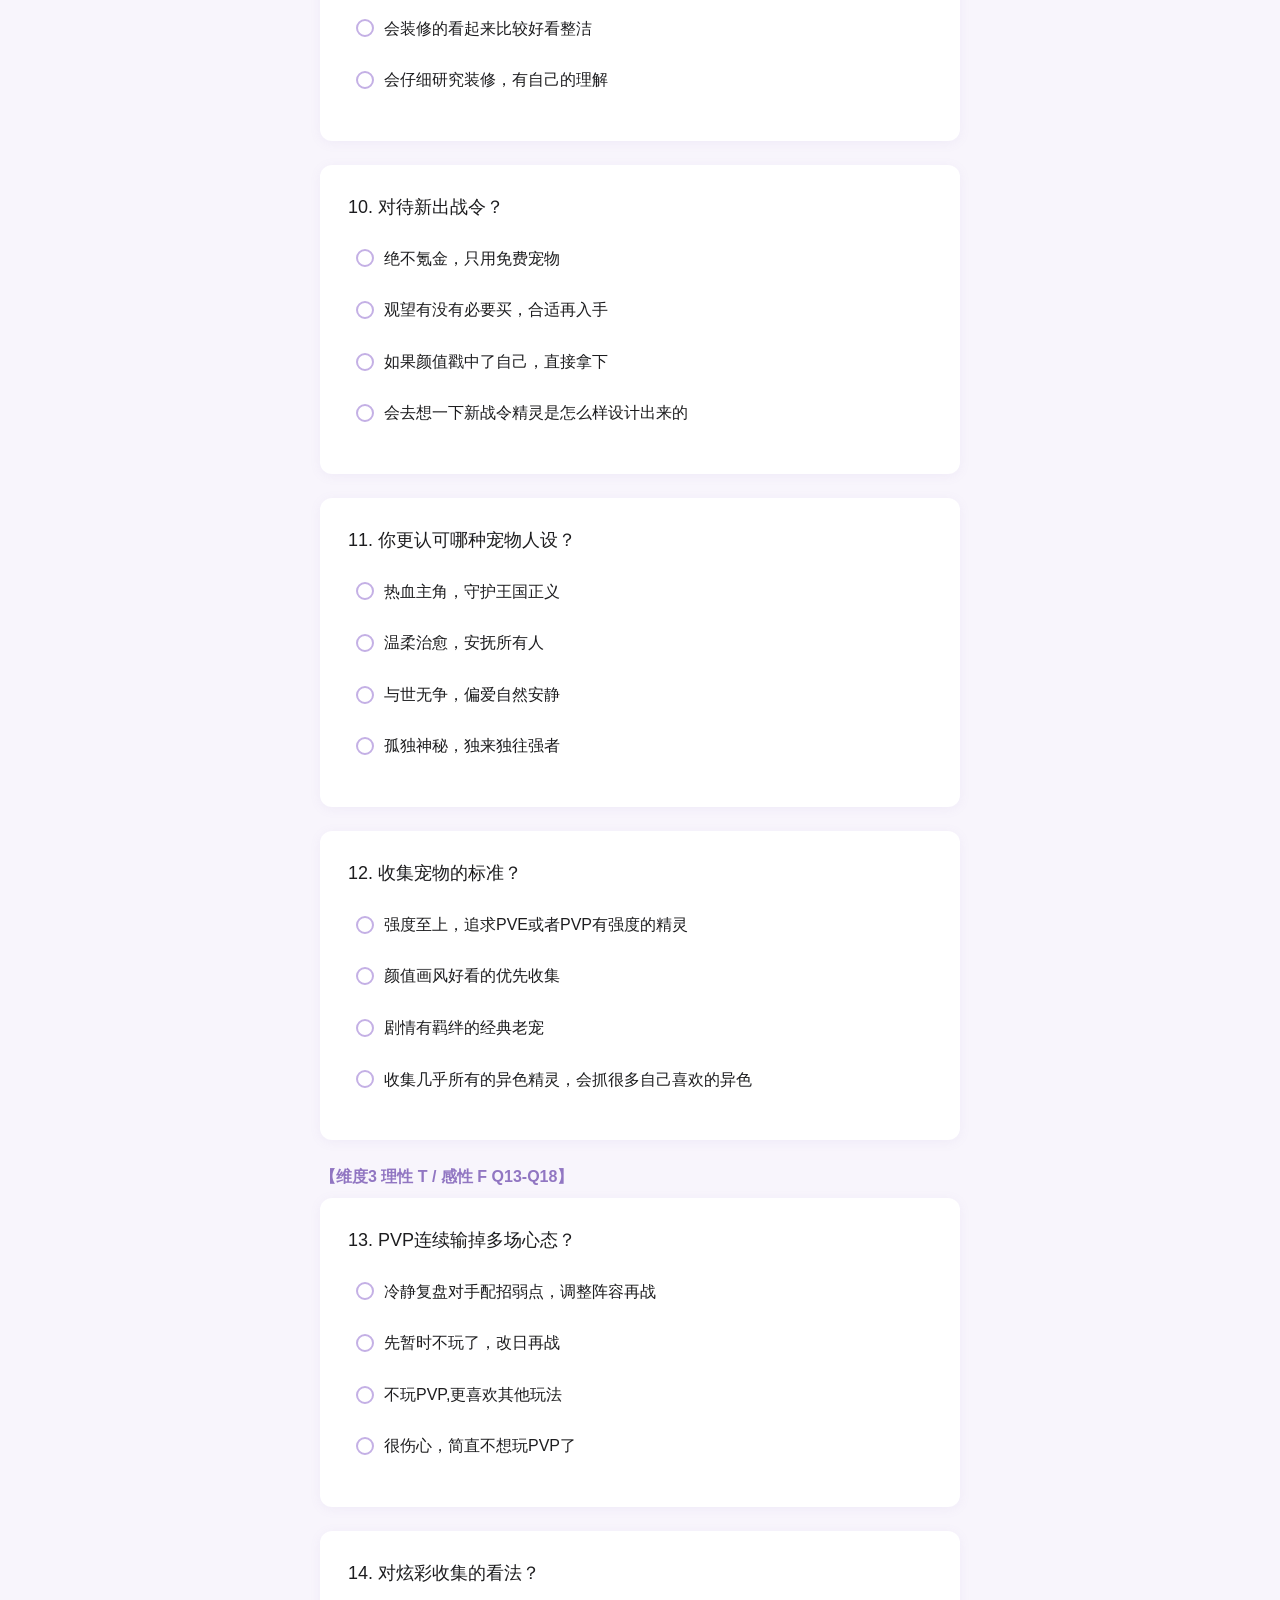
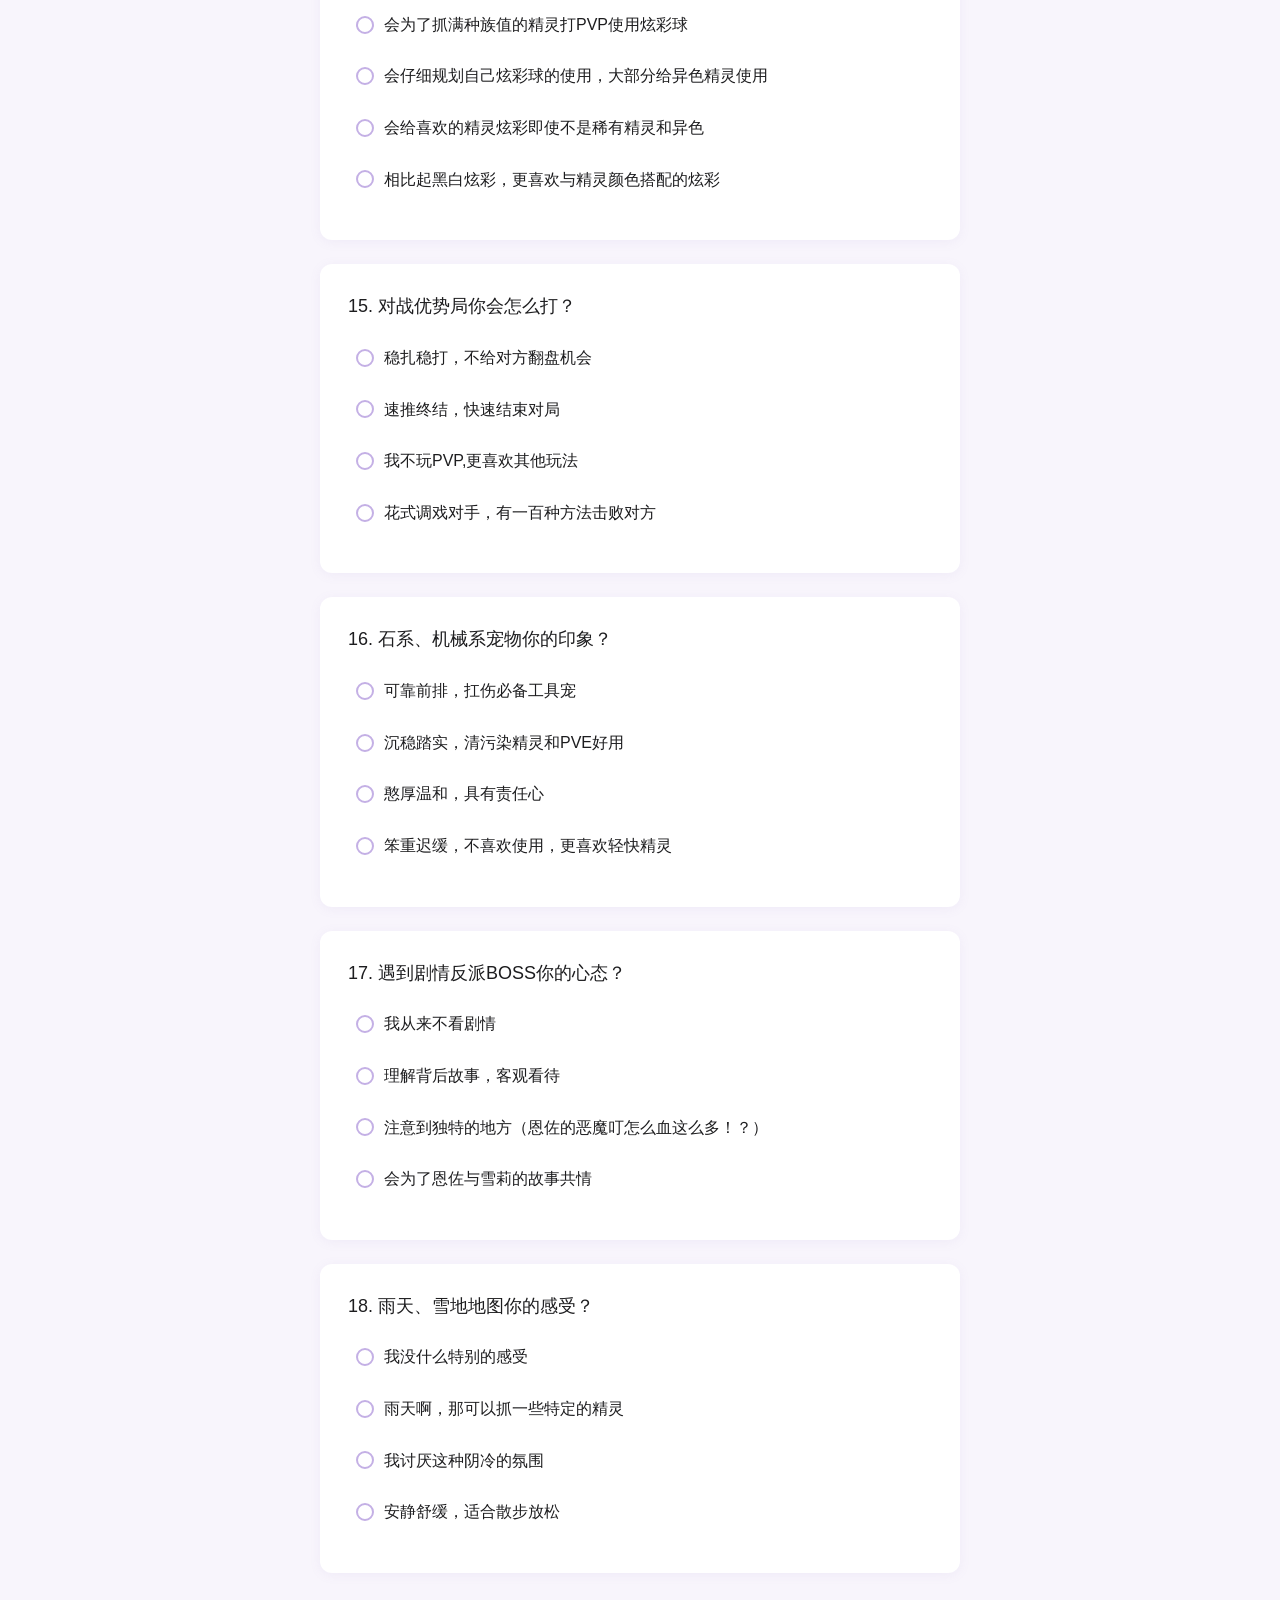
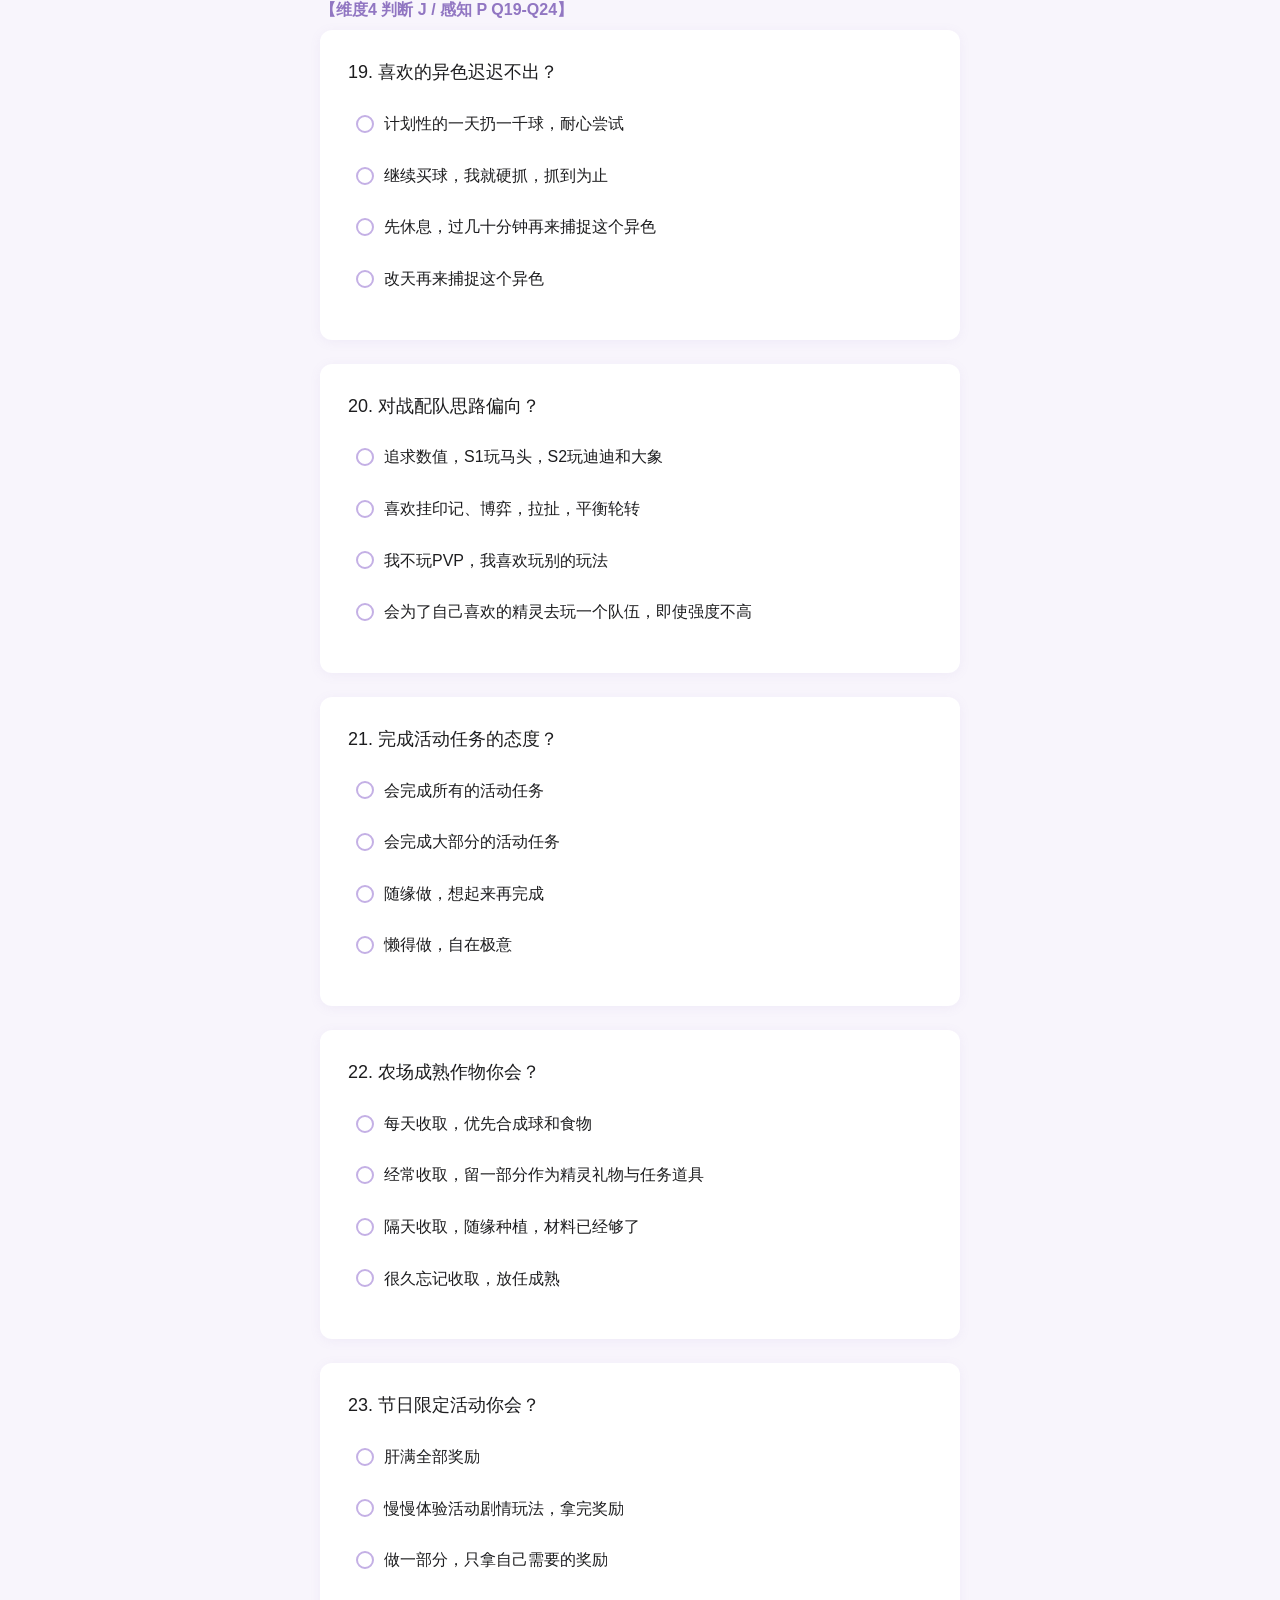
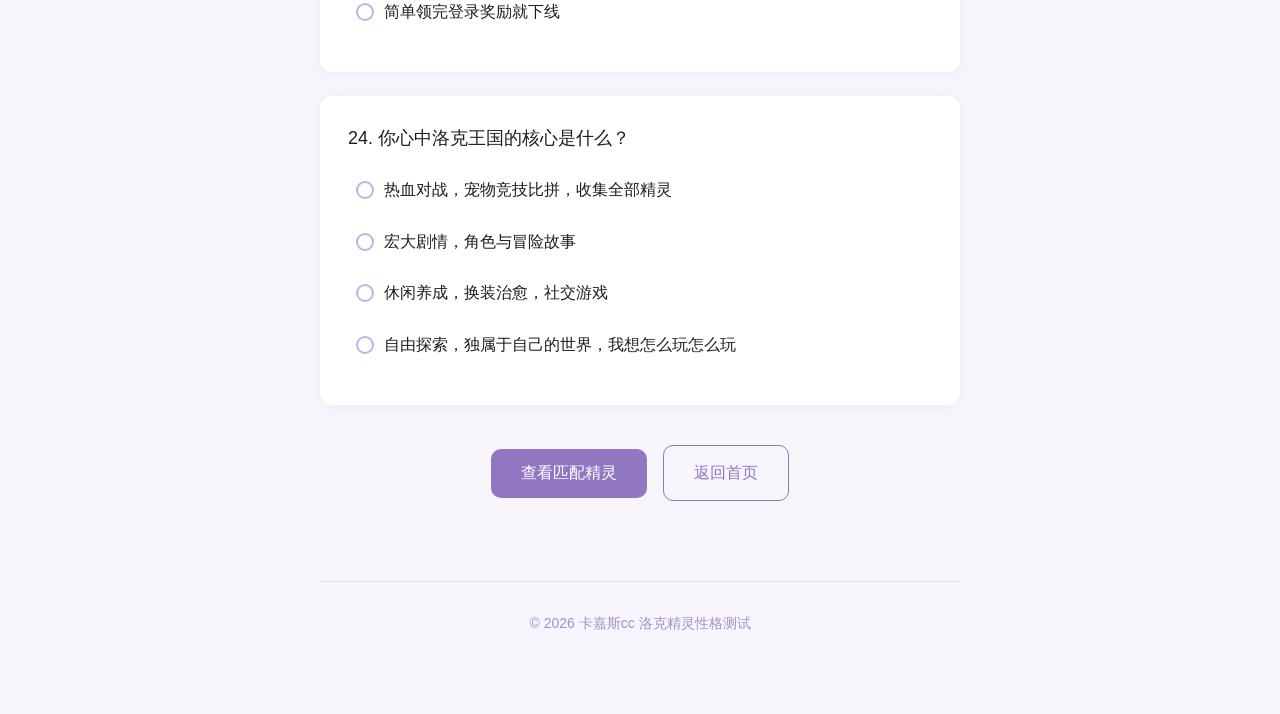
<file: rocombti/html/test.html>
<!DOCTYPE html>
<html lang="zh-CN">
<head>
    <meta charset="UTF-8">
    <meta name="viewport" content="width=device-width, initial-scale=1.0">
    <title>洛克精灵 - 答题测试</title>
    <link rel="stylesheet" href="../CSS/style.css">
    <style>
        .dim-label {
            margin: 20px 0 8px;
            color: #9176C2;
            font-weight: bold;
            font-size: 16px;
        }
    </style>
</head>
<body>
    <div class="container">
        <header class="page-header">
            <h1>洛克王国专属性格答题测试</h1>
            <p class="desc-text">全部题目围绕洛克游戏设计，根据你的真实游戏习惯选择，完成后匹配专属精灵与MBTI人格</p>
        </header>
        <div class="divider"></div>
        <form id="testForm">
            <!-- ========== 维度1 E外向 / I内向 新Q1~Q6 ========== -->
            <div class="dim-label">【维度1 外向 E / 内向 I  Q1-Q6】</div>
            <!-- 原Q1 → 新Q1 -->
            <div class="question-card">
                <div class="question-title">1. 进入洛克王国你第一件事会做什么？</div>
                <label class="option-item">
                    <input type="radio" name="q1" value="1" required> 和朋友一起玩，一起跑图，一起抓异色
                </label>
                <label class="option-item">
                    <input type="radio" name="q1" value="2"> 收集好看的可爱的精灵，收集自己喜欢的异色和炫彩
                </label>
                <label class="option-item">
                    <input type="radio" name="q1" value="3"> 直接进入闪耀大赛，我要成为最强决斗家
                </label>
                <label class="option-item">
                    <input type="radio" name="q1" value="4"> 独自完成任务，活动，看远行商人，然后下线
                </label>
            </div>
            <!-- 原Q3 → 新Q2 -->
            <div class="question-card">
                <div class="question-title">2. 抓异色朋友失误打死，你会？</div>
                <label class="option-item">
                    <input type="radio" name="q2" value="1"> 不仅不责怪，还安抚对方，并且送朋友一个异色
                </label>
                <label class="option-item">
                    <input type="radio" name="q2" value="2"> 安抚对方，没事都哥们！然后重新刷
                </label>
                <label class="option-item">
                    <input type="radio" name="q2" value="3"> 直言指出问题，重新速刷
                </label>
                <label class="option-item">
                    <input type="radio" name="q2" value="4"> 沉默不说话，跑路了兄弟
                </label>
            </div>
            <!-- 原Q6 → 新Q3 -->
            <div class="question-card">
                <div class="question-title">3. 更喜欢哪个地方以及做什么？</div>
                <label class="option-item">
                    <input type="radio" name="q3" value="1"> 人多的商店街，和大家一起玩
                </label>
                <label class="option-item">
                    <input type="radio" name="q3" value="2"> 魔法学院，可以和NPC合影
                </label>
                <label class="option-item">
                    <input type="radio" name="q3" value="3"> 家园农场，欣赏自己的宠物
                </label>
                <label class="option-item">
                    <input type="radio" name="q3" value="4"> 去地图好看的地方独自闲逛，不喜欢有人打扰
                </label>
            </div>
            <!-- 原Q8 → 新Q4 -->
            <div class="question-card">
                <div class="question-title">4. 好友邀你组队刷异色，你会？</div>
                <label class="option-item">
                    <input type="radio" name="q4" value="1"> 立刻上线，主动丢球
                </label>
                <label class="option-item">
                    <input type="radio" name="q4" value="2"> 欣然同意，和对方换着抓
                </label>
                <label class="option-item">
                    <input type="radio" name="q4" value="3"> 让对方带自己抓
                </label>
                <label class="option-item">
                    <input type="radio" name="q4" value="4"> 婉拒，习惯独自游玩
                </label>
            </div>
            <!-- 原Q14 → 新Q5 -->
            <div class="question-card">
                <div class="question-title">5. 组队遇到陌生新手洛克？</div>
                <label class="option-item">
                    <input type="radio" name="q5" value="1"> 带他抓异色，送给他战令
                </label>
                <label class="option-item">
                    <input type="radio" name="q5" value="2"> 耐心讲解基础玩法和注意事项
                </label>
                <label class="option-item">
                    <input type="radio" name="q5" value="3"> 分享精灵蛋，随缘带着玩一下
                </label>
                <label class="option-item">
                    <input type="radio" name="q5" value="4"> 互不干扰，各玩各的
                </label>
            </div>
            <!-- 原Q18 → 新Q6 -->
            <div class="question-card">
                <div class="question-title">6. 最喜欢的洛克伙伴类型？</div>
                <label class="option-item">
                    <input type="radio" name="q6" value="1"> 热情的同伴，一起逛地图聊天
                </label>
                <label class="option-item">
                    <input type="radio" name="q6" value="2"> 温柔耐心，和你一起抓异色
                </label>
                <label class="option-item">
                    <input type="radio" name="q6" value="3"> 佛系休闲，这是个休闲游戏
                </label>
                <label class="option-item">
                    <input type="radio" name="q6" value="4"> 安静话少，互不打扰结伴
                </label>
            </div>

            <!-- ========== 维度2 S实感 / N直觉 新Q7~Q12 ========== -->
            <div class="dim-label">【维度2 实感 S / 直觉 N  Q7-Q12】</div>
            <!-- 原Q2 → 新Q7 -->
            <div class="question-card">
                <div class="question-title">7. 你更喜欢哪种宠物？</div>
                <label class="option-item">
                    <input type="radio" name="q7" value="1"> 在PVE中实用的精灵
                </label>
                <label class="option-item">
                    <input type="radio" name="q7" value="2"> 非常强大的传说精灵与力气大数值高的精灵
                </label>
                <label class="option-item">
                    <input type="radio" name="q7" value="3"> 可爱的精灵，从新手开始就陪着自己的精灵
                </label>
                <label class="option-item">
                    <input type="radio" name="q7" value="4"> 拥有故事的精灵与帅气的精灵
                </label>
            </div>
            <!-- 原Q7 → 新Q8 -->
            <div class="question-card">
                <div class="question-title">8. 看待洛克剧情主线任务？</div>
                <label class="option-item">
                    <input type="radio" name="q8" value="1"> 快速跳过，基本上不看剧情
                </label>
                <label class="option-item">
                    <input type="radio" name="q8" value="2"> 看一段跳一段，知道大概怎么回事
                </label>
                <label class="option-item">
                    <input type="radio" name="q8" value="3"> 不怎么跳过，完全知道剧情在讲什么
                </label>
                <label class="option-item">
                    <input type="radio" name="q8" value="4"> 分析剧情伏笔，隐藏设定，背景故事
                </label>
            </div>
            <!-- 原Q9 → 新Q9 -->
            <div class="question-card">
                <div class="question-title">9. 家园装饰偏好？</div>
                <label class="option-item">
                    <input type="radio" name="q9" value="1"> 实用风格，放了精灵小窝，但是不装修
                </label>
                <label class="option-item">
                    <input type="radio" name="q9" value="2"> 稍微装修一下，放一下画框什么的
                </label>
                <label class="option-item">
                    <input type="radio" name="q9" value="3"> 会装修的看起来比较好看整洁
                </label>
                <label class="option-item">
                    <input type="radio" name="q9" value="4"> 会仔细研究装修，有自己的理解
                </label>
            </div>
            <!-- 原Q11 → 新Q10 -->
            <div class="question-card">
                <div class="question-title">10. 对待新出战令？</div>
                <label class="option-item">
                    <input type="radio" name="q10" value="1"> 绝不氪金，只用免费宠物
                </label>
                <label class="option-item">
                    <input type="radio" name="q10" value="2"> 观望有没有必要买，合适再入手
                </label>
                <label class="option-item">
                    <input type="radio" name="q10" value="3"> 如果颜值戳中了自己，直接拿下
                </label>
                <label class="option-item">
                    <input type="radio" name="q10" value="4"> 会去想一下新战令精灵是怎么样设计出来的
                </label>
            </div>
            <!-- 原Q12 → 新Q11 -->
            <div class="question-card">
                <div class="question-title">11. 你更认可哪种宠物人设？</div>
                <label class="option-item">
                    <input type="radio" name="q11" value="1"> 热血主角，守护王国正义
                </label>
                <label class="option-item">
                    <input type="radio" name="q11" value="2"> 温柔治愈，安抚所有人
                </label>
                <label class="option-item">
                    <input type="radio" name="q11" value="3"> 与世无争，偏爱自然安静
                </label>
                <label class="option-item">
                    <input type="radio" name="q11" value="4"> 孤独神秘，独来独往强者
                </label>
            </div>
            <!-- 原Q22 → 新Q12 -->
            <div class="question-card">
                <div class="question-title">12. 收集宠物的标准？</div>
                <label class="option-item">
                    <input type="radio" name="q12" value="1"> 强度至上，追求PVE或者PVP有强度的精灵
                </label>
                <label class="option-item">
                    <input type="radio" name="q12" value="2"> 颜值画风好看的优先收集
                </label>
                <label class="option-item">
                    <input type="radio" name="q12" value="3"> 剧情有羁绊的经典老宠
                </label>
                <label class="option-item">
                    <input type="radio" name="q12" value="4"> 收集几乎所有的异色精灵，会抓很多自己喜欢的异色
                </label>
            </div>

            <!-- ========== 维度3 T理性 / F感性 新Q13~Q18 ========== -->
            <div class="dim-label">【维度3 理性 T / 感性 F  Q13-Q18】</div>
            <!-- 原Q10 → 新Q13 -->
            <div class="question-card">
                <div class="question-title">13. PVP连续输掉多场心态？</div>
                <label class="option-item">
                    <input type="radio" name="q13" value="1"> 冷静复盘对手配招弱点，调整阵容再战
                </label>
                <label class="option-item">
                    <input type="radio" name="q13" value="2"> 先暂时不玩了，改日再战
                </label>
                <label class="option-item">
                    <input type="radio" name="q13" value="3"> 不玩PVP,更喜欢其他玩法
                </label>
                <label class="option-item">
                    <input type="radio" name="q13" value="4"> 很伤心，简直不想玩PVP了
                </label>
            </div>
            <!-- 原Q15 → 新Q14 -->
            <div class="question-card">
                <div class="question-title">14. 对炫彩收集的看法？</div>
                <label class="option-item">
                    <input type="radio" name="q14" value="1"> 会为了抓满种族值的精灵打PVP使用炫彩球
                </label>
                <label class="option-item">
                    <input type="radio" name="q14" value="2"> 会仔细规划自己炫彩球的使用，大部分给异色精灵使用
                </label>
                <label class="option-item">
                    <input type="radio" name="q14" value="3"> 会给喜欢的精灵炫彩即使不是稀有精灵和异色
                </label>
                <label class="option-item">
                    <input type="radio" name="q14" value="4"> 相比起黑白炫彩，更喜欢与精灵颜色搭配的炫彩
                </label>
            </div>
            <!-- 原Q17 → 新Q15 -->
            <div class="question-card">
                <div class="question-title">15. 对战优势局你会怎么打？</div>
                <label class="option-item">
                    <input type="radio" name="q15" value="1"> 稳扎稳打，不给对方翻盘机会
                </label>
                <label class="option-item">
                    <input type="radio" name="q15" value="2"> 速推终结，快速结束对局 
                </label>
                <label class="option-item">
                    <input type="radio" name="q15" value="3"> 我不玩PVP,更喜欢其他玩法
                </label>
                <label class="option-item">
                    <input type="radio" name="q15" value="4"> 花式调戏对手，有一百种方法击败对方
                </label>
            </div>
            <!-- 原Q19 → 新Q16 -->
            <div class="question-card">
                <div class="question-title">16. 石系、机械系宠物你的印象？</div>
                <label class="option-item">
                    <input type="radio" name="q16" value="1"> 可靠前排，扛伤必备工具宠
                </label>
                <label class="option-item">
                    <input type="radio" name="q16" value="2"> 沉稳踏实，清污染精灵和PVE好用
                </label>
                <label class="option-item">
                    <input type="radio" name="q16" value="3"> 憨厚温和，具有责任心
                </label>
                <label class="option-item">
                    <input type="radio" name="q16" value="4"> 笨重迟缓，不喜欢使用，更喜欢轻快精灵
                </label>
            </div>
            <!-- 原Q21 → 新Q17 -->
            <div class="question-card">
                <div class="question-title">17. 遇到剧情反派BOSS你的心态？</div>
                <label class="option-item">
                    <input type="radio" name="q17" value="1"> 我从来不看剧情
                </label>
                <label class="option-item">
                    <input type="radio" name="q17" value="2"> 理解背后故事，客观看待
                </label>
                <label class="option-item">
                    <input type="radio" name="q17" value="3"> 注意到独特的地方（恩佐的恶魔叮怎么血这么多！？）
                </label>
                <label class="option-item">
                    <input type="radio" name="q17" value="4"> 会为了恩佐与雪莉的故事共情
                </label>
            </div>
            <!-- 原Q23 → 新Q18 -->
            <div class="question-card">
                <div class="question-title">18. 雨天、雪地地图你的感受？</div>
                <label class="option-item">
                    <input type="radio" name="q18" value="1"> 我没什么特别的感受
                </label>
                <label class="option-item">
                    <input type="radio" name="q18" value="2"> 雨天啊，那可以抓一些特定的精灵
                </label>
                <label class="option-item">
                    <input type="radio" name="q18" value="3"> 我讨厌这种阴冷的氛围
                </label>
                <label class="option-item">
                    <input type="radio" name="q18" value="4"> 安静舒缓，适合散步放松 
                </label>
            </div>

            <!-- ========== 维度4 J判断 / P感知 新Q19~Q24 ========== -->
            <div class="dim-label">【维度4 判断 J / 感知 P  Q19-Q24】</div>
            <!-- 原Q4 → 新Q19 -->
            <div class="question-card">
                <div class="question-title">19. 喜欢的异色迟迟不出？</div>
                <label class="option-item">
                    <input type="radio" name="q19" value="1"> 计划性的一天扔一千球，耐心尝试
                </label>
                <label class="option-item">
                    <input type="radio" name="q19" value="2"> 继续买球，我就硬抓，抓到为止
                </label>
                <label class="option-item">
                    <input type="radio" name="q19" value="3"> 先休息，过几十分钟再来捕捉这个异色
                </label>
                <label class="option-item">
                    <input type="radio" name="q19" value="4"> 改天再来捕捉这个异色
                </label>
            </div>
            <!-- 原Q5 → 新Q20 -->
            <div class="question-card">
                <div class="question-title">20. 对战配队思路偏向？</div>
                <label class="option-item">
                    <input type="radio" name="q20" value="1"> 追求数值，S1玩马头，S2玩迪迪和大象
                </label>
                <label class="option-item">
                    <input type="radio" name="q20" value="2"> 喜欢挂印记、博弈，拉扯，平衡轮转
                </label>
                <label class="option-item">
                    <input type="radio" name="q20" value="3"> 我不玩PVP，我喜欢玩别的玩法
                </label>
                <label class="option-item">
                    <input type="radio" name="q20" value="4"> 会为了自己喜欢的精灵去玩一个队伍，即使强度不高
                </label>
            </div>
            <!-- 原Q13 → 新Q21 -->
            <div class="question-card">
                <div class="question-title">21. 完成活动任务的态度？</div>
                <label class="option-item">
                    <input type="radio" name="q21" value="1"> 会完成所有的活动任务
                </label>
                <label class="option-item">
                    <input type="radio" name="q21" value="2"> 会完成大部分的活动任务
                </label>
                <label class="option-item">
                    <input type="radio" name="q21" value="3"> 随缘做，想起来再完成
                </label>
                <label class="option-item">
                    <input type="radio" name="q21" value="4"> 懒得做，自在极意
                </label>
            </div>
            <!-- 原Q16 → 新Q22 -->
            <div class="question-card">
                <div class="question-title">22. 农场成熟作物你会？</div>
                <label class="option-item">
                    <input type="radio" name="q22" value="1"> 每天收取，优先合成球和食物
                </label>
                <label class="option-item">
                    <input type="radio" name="q22" value="2"> 经常收取，留一部分作为精灵礼物与任务道具
                </label>
                <label class="option-item">
                    <input type="radio" name="q22" value="3"> 隔天收取，随缘种植，材料已经够了
                </label>
                <label class="option-item">
                    <input type="radio" name="q22" value="4"> 很久忘记收取，放任成熟
                </label>
            </div>
            <!-- 原Q20 → 新Q23 -->
            <div class="question-card">
                <div class="question-title">23. 节日限定活动你会？</div>
                <label class="option-item">
                    <input type="radio" name="q23" value="1"> 肝满全部奖励
                </label>
                <label class="option-item">
                    <input type="radio" name="q23" value="2"> 慢慢体验活动剧情玩法，拿完奖励
                </label>
                <label class="option-item">
                    <input type="radio" name="q23" value="3"> 做一部分，只拿自己需要的奖励
                </label>
                <label class="option-item">
                    <input type="radio" name="q23" value="4"> 简单领完登录奖励就下线
                </label>
            </div>
            <!-- 原Q24 → 新Q24 -->
            <div class="question-card">
                <div class="question-title">24. 你心中洛克王国的核心是什么？</div>
                <label class="option-item">
                    <input type="radio" name="q24" value="1"> 热血对战，宠物竞技比拼，收集全部精灵
                </label>
                <label class="option-item">
                    <input type="radio" name="q24" value="2"> 宏大剧情，角色与冒险故事 
                </label>
                <label class="option-item">
                    <input type="radio" name="q24" value="3"> 休闲养成，换装治愈，社交游戏
                </label>
                <label class="option-item">
                    <input type="radio" name="q24" value="4"> 自由探索，独属于自己的世界，我想怎么玩怎么玩
                </label>
            </div>

            <div class="btn-wrap">
                <input type="submit" value="查看匹配精灵" class="btn">
                <a href="../index.html" class="btn btn-light">返回首页</a>
            </div>
        </form>
        <footer class="copyright">
            <p>&copy; 2026 卡嘉斯cc 洛克精灵性格测试</p>
        </footer>
    </div>
    <script src="../js/sprite.js"></script>
    <script>
        document.getElementById("testForm").addEventListener("submit", function(e){
            e.preventDefault();
            submitTest();
        })
    </script>
</body>
</html>
</file>
<file: bsmbti/CSS/style.css>
/* 全局重置与基础设定 清新草木绿苹果简约风 */
* {
    margin: 0;
    padding: 0;
    box-sizing: border-box;
}

body {
    background-color: #F3FBF6; /* 淡薄荷绿页面背景 */
    color: #1d1d1f;
    font-family: -apple-system, BlinkMacSystemFont, "SF Pro Text", "Helvetica Neue", Arial, sans-serif;
    line-height: 1.6;
    -webkit-font-smoothing: antialiased;
}

/* 居中容器统一尺寸 */
.container {
    max-width: 680px;
    margin: 0 auto;
    padding: 80px 20px;
}

/* 页面头部标题区域 */
.page-header {
    margin-bottom: 60px;
    text-align: left;
}

h1 {
    font-size: 28px;
    font-weight: 600;
    letter-spacing: -0.5px;
    margin-bottom: 12px;
    color: #2b7a50;
}

.desc-text {
    font-size: 16px;
    color: #558c70;
    margin-bottom: 8px;
}

/* 绿色分割线条 */
.divider {
    height: 1px;
    background-color: #c2e8d4;
    margin-bottom: 50px;
}

/* 仅首页专用格子装饰卡片 */
.decor-box {
    background-color: #fff;
    border-radius: 12px;
    overflow: hidden;
    box-shadow: 0 2px 12px rgba(64, 145, 108, 0.08);
    /* 绿白格子图案 */
    background-image: linear-gradient(45deg, #e6f7ef 25%, transparent 25%), 
                      linear-gradient(-45deg, #e6f7ef 25%, transparent 25%), 
                      linear-gradient(45deg, transparent 75%, #e6f7ef 75%), 
                      linear-gradient(-45deg, transparent 75%, #e6f7ef 75%);
    background-size: 20px 20px;
    background-position: 0 0, 0 10px, 10px -10px, -10px 0px;
    padding: 30px;
    margin-bottom: 40px;
    text-align: center;
}

.decor-box h2 {
    color: #40916c;
    font-size: 20px;
    margin-bottom: 15px;
}

.decor-box p {
    color: #558c70;
    margin-bottom: 25px;
}

/* 答题卡片 纯白无格子，保证文字清晰 */
.question-card {
    background-color: #ffffff;
    border-radius: 12px;
    box-shadow: 0 2px 12px rgba(64, 145, 108, 0.08);
    padding: 28px;
    margin-bottom: 24px;
}

.question-title {
    font-size: 18px;
    font-weight: 500;
    margin-bottom: 18px;
    color: #1d1d1f;
}

.option-item {
    margin-bottom: 12px;
    font-size: 16px;
    cursor: pointer;
}

/* 结果卡片 纯白无格子 */
.result-card {
    background-color: #ffffff;
    border-radius: 12px;
    box-shadow: 0 2px 12px rgba(64, 145, 108, 0.08);
    padding: 35px;
    text-align: center;
    margin-bottom: 40px;
}

.result-card img {
    width: 240px;      /* 这里调显示大小！数字越大画面越大 */
    height: auto;      /* 高度自动跟着比例走，不变形 */
    border-radius: 8px;
    margin-bottom: 20px;
    /* 像素画硬放大，拒绝模糊糊成一团 */
    image-rendering: pixelated;
    /* 移动端保护：屏幕不够大的时候自动缩小，防止溢出 */
    max-width: 100%;
}

.sprite-name {
    font-size: 26px;
    color: #40916c;
    font-weight: 600;
    margin-bottom: 18px;
}

.sprite-desc {
    font-size: 16px;
    color: #344e41;
    line-height: 1.8;
    margin-bottom: 30px;
}

/* 按钮通用样式 */
.btn {
    display: inline-block;
    background-color: #40916c;
    color: #fff;
    text-decoration: none;
    padding: 14px 30px;
    border-radius: 10px;
    font-size: 16px;
    font-weight: 500;
    border: none;
    cursor: pointer;
    transition: opacity 0.25s ease;
    margin: 0 6px;
}

.btn:hover {
    opacity: 0.8;
}

.btn-light {
    background: transparent;
    color: #40916c;
    border: 1px solid #40916c;
}

/* 答题页按钮容器 */
.btn-wrap {
    text-align: center;
    margin-top: 40px;
}

/* 底部版权栏 */
.copyright {
    margin-top: 80px;
    padding-top: 30px;
    border-top: 1px solid #c2e8d4;
    text-align: center;
}

.copyright p {
    font-size: 14px;
    color: #40916c;
    opacity: 0.8;
}
/* 自定义单选框：绿色主题，文字可点击 */
.option-item {
    display: flex;
    align-items: center;
    gap: 10px;
    margin-bottom: 14px;
    font-size: 16px;
    cursor: pointer;
    /* 扩大点击区域 */
    padding: 6px 8px;
    border-radius: 8px;
    transition: background 0.2s;
}
/* 鼠标悬浮选项背景淡绿，提升手感 */
.option-item:hover {
    background-color: #e6f7ef;
}

/* 隐藏原生单选圆圈 */
.option-item input[type="radio"] {
    appearance: none;
    width: 18px;
    height: 18px;
    border: 2px solid #95d5b2;
    border-radius: 50%;
    cursor: pointer;
    position: relative;
    flex-shrink: 0;
}
/* 选中后内部绿色圆点 */
.option-item input[type="radio"]:checked::after {
    content: "";
    width: 10px;
    height: 10px;
    background-color: #40916c;
    border-radius: 50%;
    position: absolute;
    top: 50%;
    left: 50%;
    transform: translate(-50%, -50%);
}
/* 选中外圈边框加深 */
.option-item input[type="radio"]:checked {
    border-color: #40916c;
}
/* 首页返回主页链接，去除下划线 */
.back-home-link {
    text-decoration: none;
}
.back-home-link:hover {
    opacity: 0.7;
}
</file>
<file: rocombti/CSS/style.css>
/* 全局重置与基础设定 淡紫简约苹果风 */
* {
    margin: 0;
    padding: 0;
    box-sizing: border-box;
}

body {
    background-color: #F8F5FC; /* 淡紫色页面背景 */
    color: #1d1d1f;
    font-family: -apple-system, BlinkMacSystemFont, "SF Pro Text", "Helvetica Neue", Arial, sans-serif;
    line-height: 1.6;
    -webkit-font-smoothing: antialiased;
}

/* 居中容器统一尺寸 */
.container {
    max-width: 680px;
    margin: 0 auto;
    padding: 80px 20px;
}

/* 页面头部标题区域 */
.page-header {
    margin-bottom: 60px;
    text-align: left;
}

h1 {
    font-size: 28px;
    font-weight: 600;
    letter-spacing: -0.5px;
    margin-bottom: 12px;
}

.desc-text {
    font-size: 16px;
    color: #6e6e73;
    margin-bottom: 8px;
}

/* 紫色分割线条 */
.divider {
    height: 1px;
    background-color: #E6D9F7;
    margin-bottom: 50px;
}

/* 仅首页专用格子装饰卡片 */
.decor-box {
    background-color: #fff;
    border-radius: 12px;
    overflow: hidden;
    box-shadow: 0 2px 12px rgba(145, 118, 194, 0.08);
    /* 紫白格子图案 */
    background-image: linear-gradient(45deg, #f0e6fa 25%, transparent 25%), 
                      linear-gradient(-45deg, #f0e6fa 25%, transparent 25%), 
                      linear-gradient(45deg, transparent 75%, #f0e6fa 75%), 
                      linear-gradient(-45deg, transparent 75%, #f0e6fa 75%);
    background-size: 20px 20px;
    background-position: 0 0, 0 10px, 10px -10px, -10px 0px;
    padding: 30px;
    margin-bottom: 40px;
    text-align: center;
}

.decor-box h2 {
    color: #9176C2;
    font-size: 20px;
    margin-bottom: 15px;
}

.decor-box p {
    color: #6e6e73;
    margin-bottom: 25px;
}

/* 答题卡片 纯白无格子，保证文字清晰 */
.question-card {
    background-color: #ffffff;
    border-radius: 12px;
    box-shadow: 0 2px 12px rgba(145, 118, 194, 0.08);
    padding: 28px;
    margin-bottom: 24px;
}

.question-title {
    font-size: 18px;
    font-weight: 500;
    margin-bottom: 18px;
    color: #1d1d1f;
}

.option-item {
    margin-bottom: 12px;
    font-size: 16px;
    cursor: pointer;
}

/* 结果卡片 纯白无格子 */
.result-card {
    background-color: #ffffff;
    border-radius: 12px;
    box-shadow: 0 2px 12px rgba(145, 118, 194, 0.08);
    padding: 35px;
    text-align: center;
    margin-bottom: 40px;
}

.result-card img {
    width: 240px;
    border-radius: 8px;
    margin-bottom: 20px;
}

.sprite-name {
    font-size: 26px;
    color: #9176C2;
    font-weight: 600;
    margin-bottom: 18px;
}

.sprite-desc {
    font-size: 16px;
    color: #444;
    line-height: 1.8;
    margin-bottom: 30px;
}

/* 按钮通用样式 */
.btn {
    display: inline-block;
    background-color: #9176C2;
    color: #fff;
    text-decoration: none;
    padding: 14px 30px;
    border-radius: 10px;
    font-size: 16px;
    font-weight: 500;
    border: none;
    cursor: pointer;
    transition: opacity 0.25s ease;
    margin: 0 6px;
}

.btn:hover {
    opacity: 0.8;
}

.btn-light {
    background: transparent;
    color: #9176C2;
    border: 1px solid #9176C2;
}

/* 答题页按钮容器 */
.btn-wrap {
    text-align: center;
    margin-top: 40px;
}

/* 底部版权栏 */
.copyright {
    margin-top: 80px;
    padding-top: 30px;
    border-top: 1px solid #E6D9F7;
    text-align: center;
}

.copyright p {
    font-size: 14px;
    color: #9176C2;
    opacity: 0.8;
}
/* 自定义单选框：紫色主题，文字可点击 */
.option-item {
    display: flex;
    align-items: center;
    gap: 10px;
    margin-bottom: 14px;
    font-size: 16px;
    cursor: pointer;
    /* 扩大点击区域 */
    padding: 6px 8px;
    border-radius: 8px;
    transition: background 0.2s;
}
/* 鼠标悬浮选项背景淡紫，提升手感 */
.option-item:hover {
    background-color: #f3ecfc;
}

/* 隐藏原生蓝色单选圆圈 */
.option-item input[type="radio"] {
    appearance: none;
    width: 18px;
    height: 18px;
    border: 2px solid #c4b0e5;
    border-radius: 50%;
    cursor: pointer;
    position: relative;
    flex-shrink: 0;
}
/* 选中后内部紫色圆点 */
.option-item input[type="radio"]:checked::after {
    content: "";
    width: 10px;
    height: 10px;
    background-color: #9176C2;
    border-radius: 50%;
    position: absolute;
    top: 50%;
    left: 50%;
    transform: translate(-50%, -50%);
}
/* 选中外圈边框加深 */
.option-item input[type="radio"]:checked {
    border-color: #9176C2;
}
/* 首页返回主页链接，去除下划线 */
.back-home-link {
    text-decoration: none;
}
.back-home-link:hover {
    opacity: 0.7;
}
</file>
